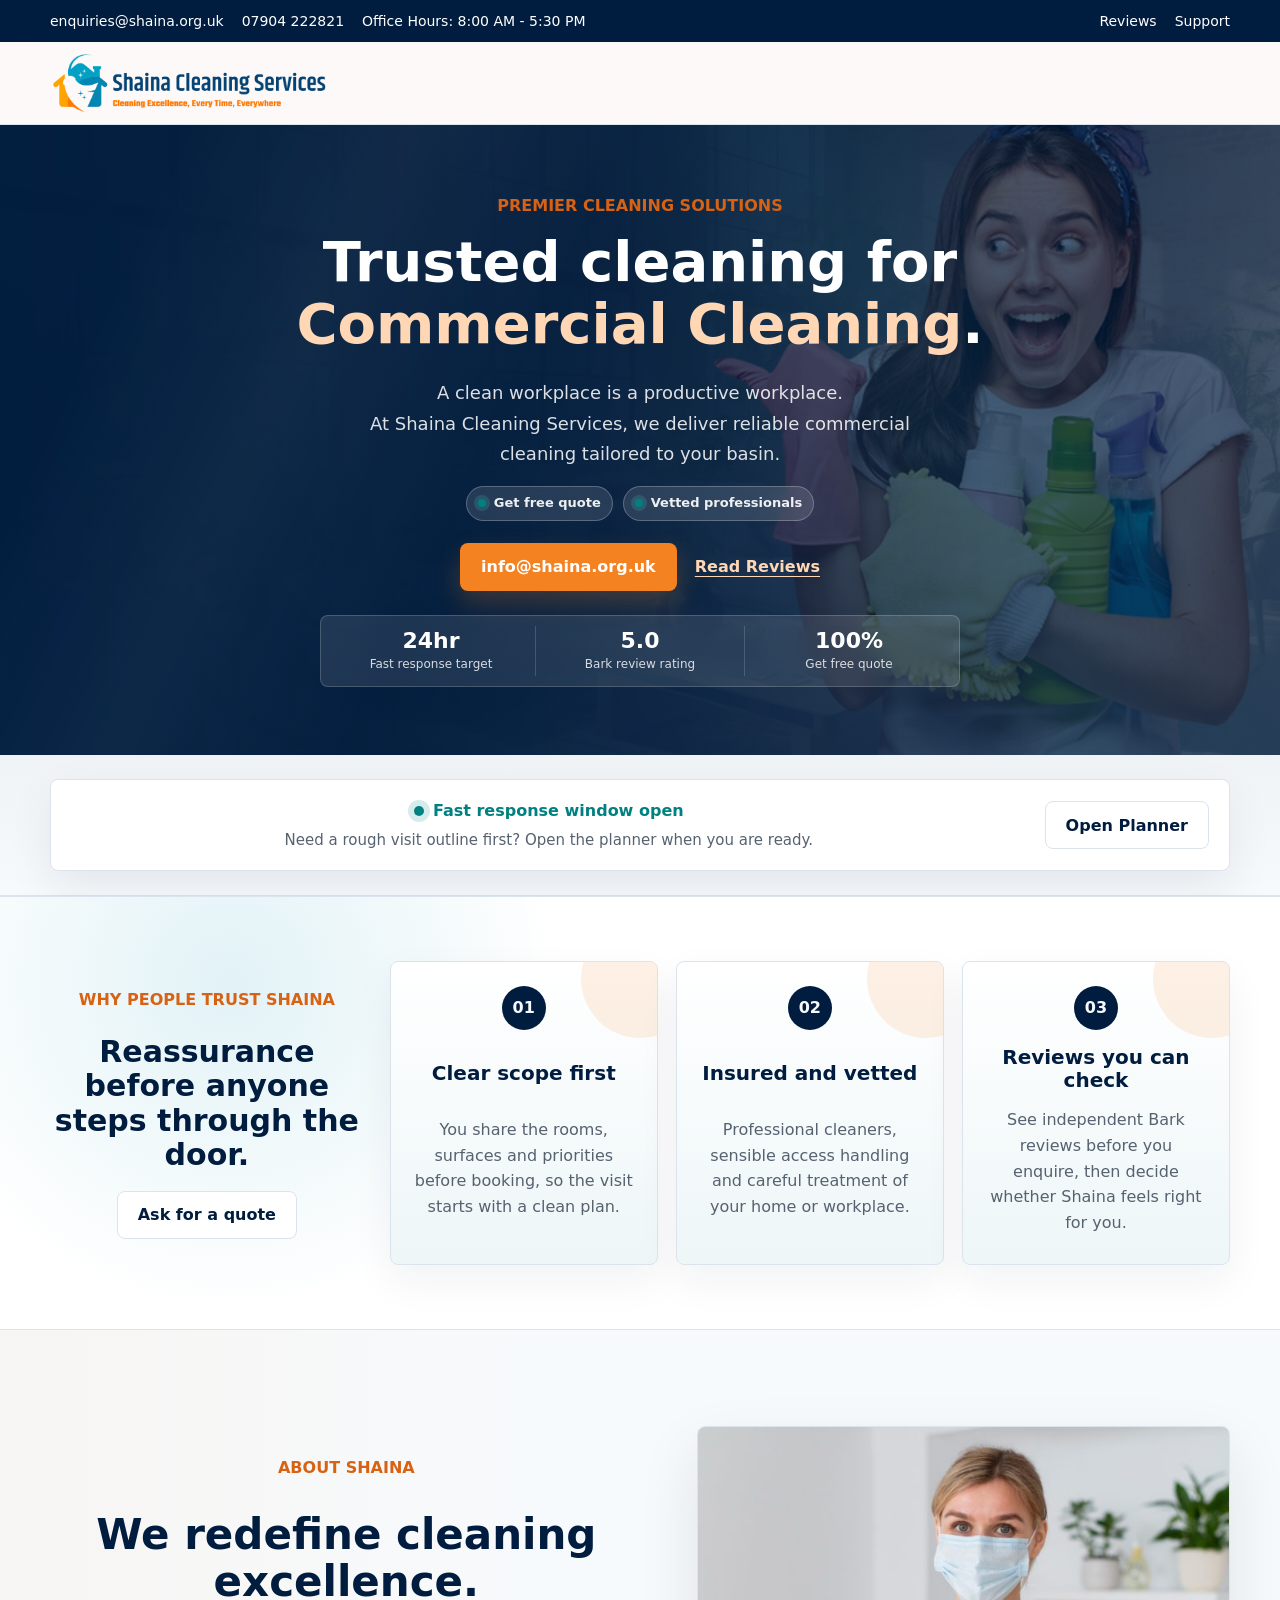
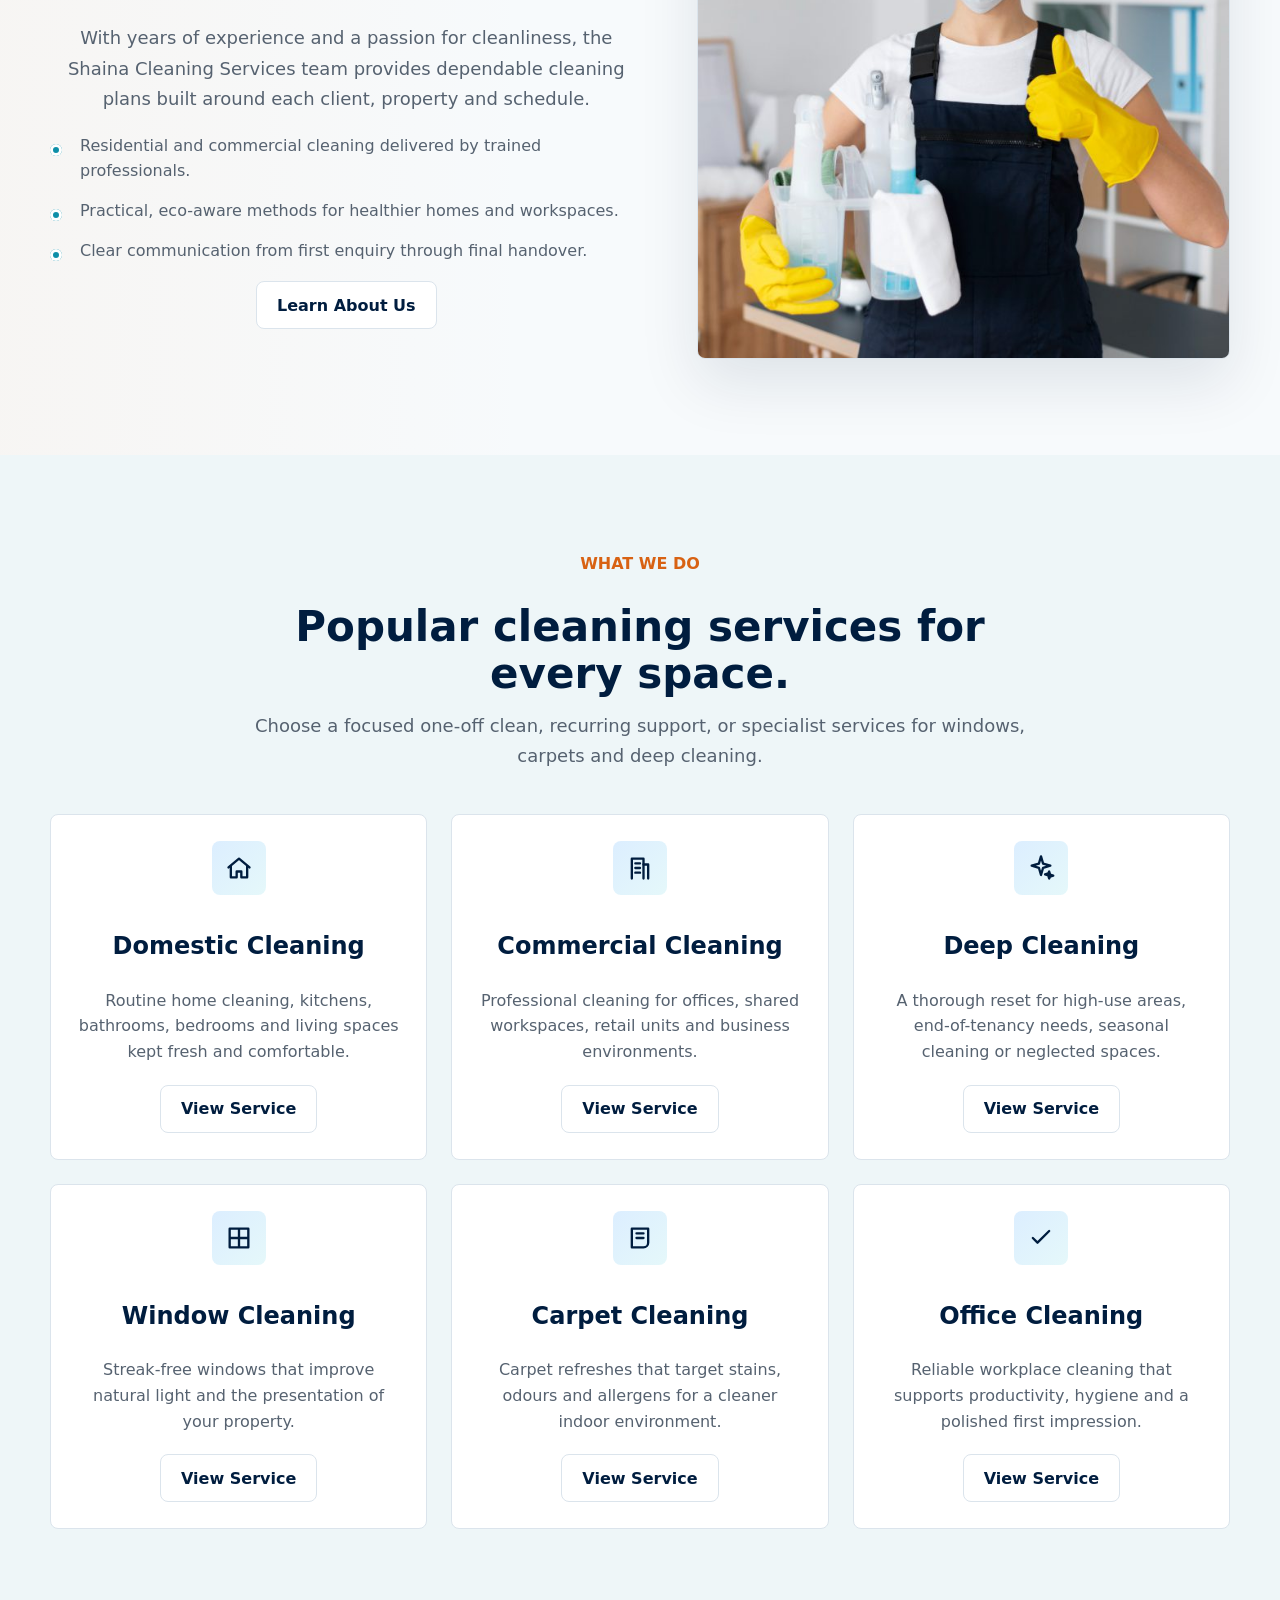
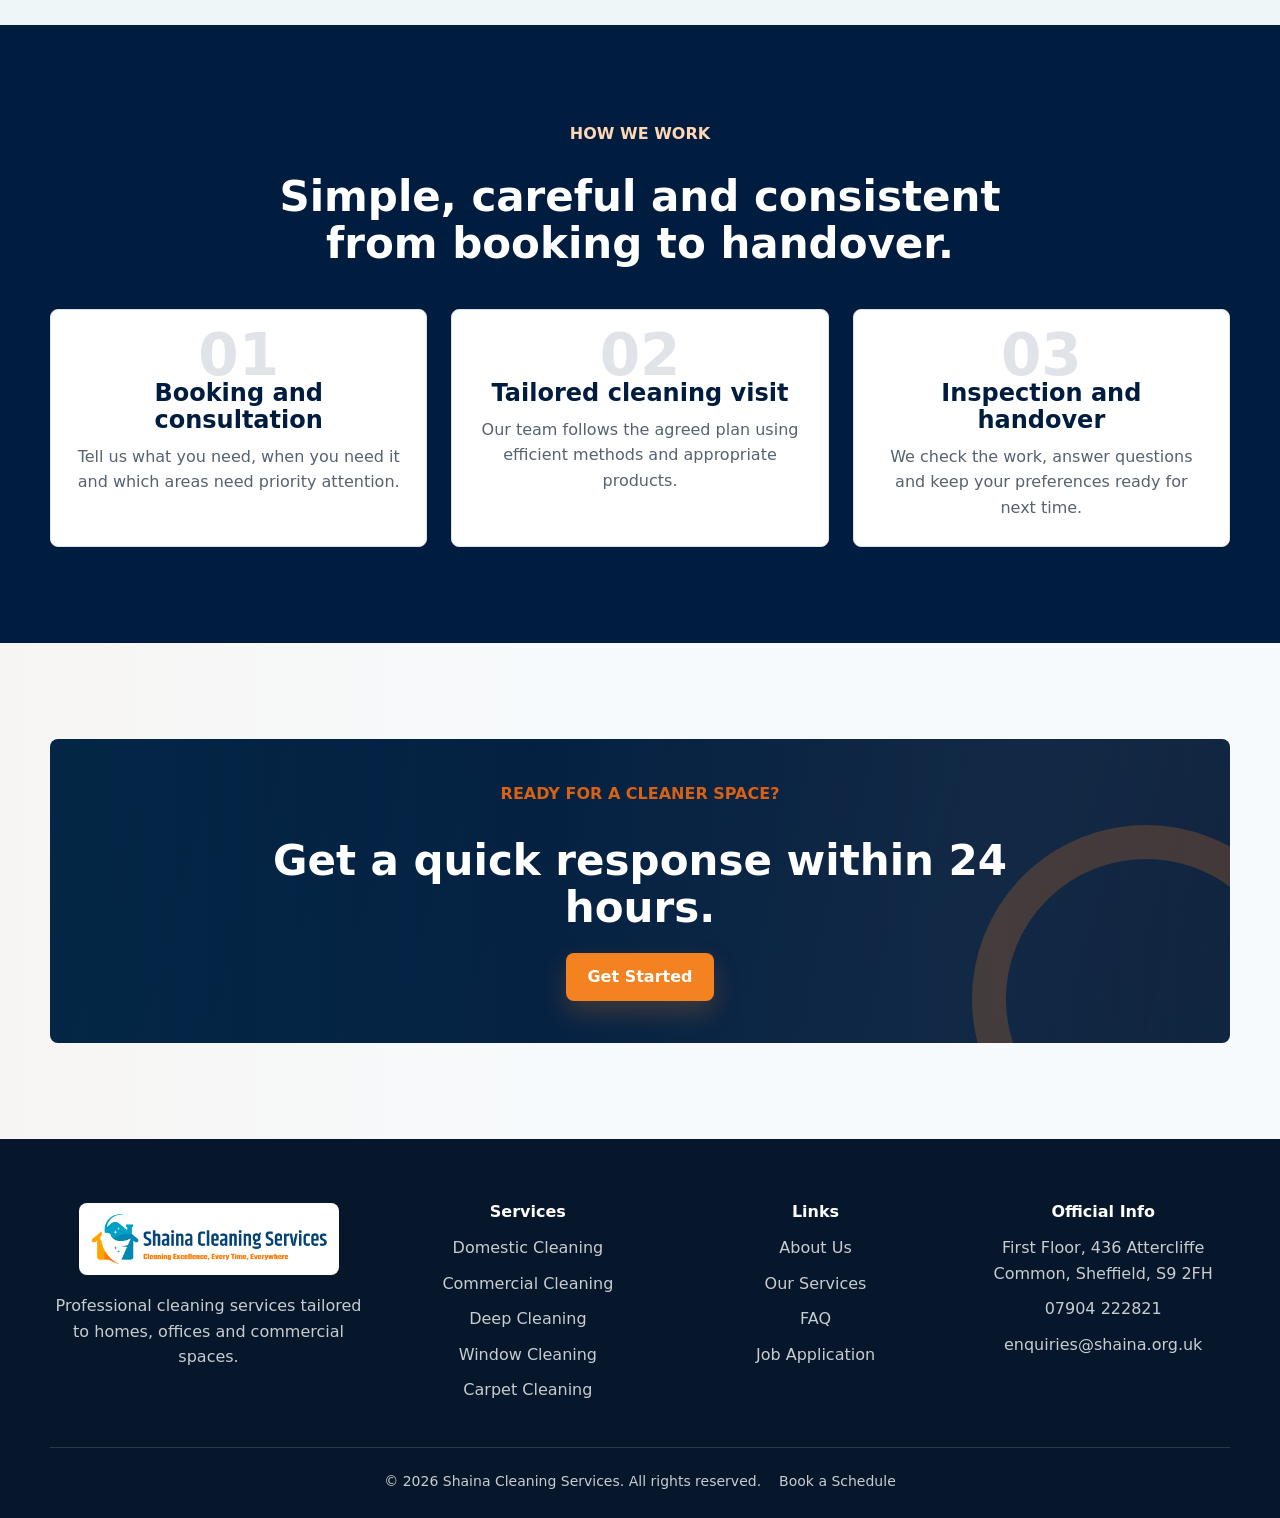
<file: index.html>
<!doctype html>
<html lang="en">
  <head>
    <meta charset="utf-8">
    <meta name="viewport" content="width=device-width, initial-scale=1">
    <title>Shaina Cleaning Services | Cleaning Excellence, Every Time</title>
    <meta name="description" content="Professional residential and commercial cleaning services in Sheffield, including domestic, deep, carpet, window and office cleaning.">
    <link rel="icon" href="assets/img/shaina-logo.png">
    <link rel="stylesheet" href="assets/css/styles.css?v=17">
  </head>
  <body>
    <a class="skip-link" href="#main">Skip to content</a>
    <div class="scroll-progress" data-scroll-progress aria-hidden="true"></div>

    <div class="site-topbar">
      <div class="container topbar-inner">
        <ul class="topbar-list" aria-label="Contact details">
          <li><a href="mailto:enquiries@shaina.org.uk">enquiries@shaina.org.uk</a></li>
          <li><a href="tel:+447904222821">07904 222821</a></li>
          <li>Office Hours: 8:00 AM - 5:30 PM</li>
        </ul>
        <ul class="topbar-list" aria-label="Helpful links">
          <li><a href="https://www.bark.com/en/gb/company/shaina-cleaning-service/klVMV/?show_reviews=true">Reviews</a></li>
          <li><a href="contact.html#booking">Support</a></li>
        </ul>
      </div>
    </div>

    <header class="site-header">
      <div class="container nav-shell">
        <a class="brand" href="index.html" aria-label="Shaina Cleaning Services home">
          <img src="assets/img/shaina-logo.png" width="1600" height="347" alt="Shaina Cleaning Services">
        </a>
      </div>
    </header>

    <main id="main">
      <section class="hero">
        <div class="hero-media" aria-hidden="true">
          <img src="assets/img/hero-cleaning.png" width="1000" height="667" alt="">
        </div>
        <div class="container">
          <div class="hero-content" data-reveal>
            <p class="eyebrow">Premier cleaning solutions</p>
            <h1>Trusted cleaning <span class="hero-for">for</span> <span class="rotating-line"><span class="rotating-word" data-rotating-word>Offices</span><span class="rotating-punctuation">.</span></span></h1>
            <p class="lead">A clean workplace is a productive workplace.<br>At Shaina Cleaning Services, we deliver reliable commercial cleaning tailored to your basin.</p>
            <div class="trust-chips" aria-label="Trust highlights">
              <span>Get free quote</span>
              <span>Vetted professionals</span>
              <span>Local Sheffield office</span>
            </div>
            <div class="hero-actions">
              <a class="button button-primary" href="mailto:info@shaina.org.uk">info@shaina.org.uk</a>
              <a class="button button-outline" href="https://www.bark.com/en/gb/company/shaina-cleaning-service/klVMV/?show_reviews=true">Read Reviews</a>
            </div>
            <div class="hero-metrics" aria-label="Shaina highlights">
              <div class="metric">
                <strong data-count-to="24" data-count-suffix="hr">24hr</strong>
                <span>Fast response target</span>
              </div>
              <div class="metric">
                <strong data-count-to="5" data-count-decimals="1">5.0</strong>
                <span>Bark review rating</span>
              </div>
              <div class="metric">
                <strong data-count-to="100" data-count-suffix="%">100%</strong>
                <span>Get free quote</span>
              </div>
            </div>
          </div>
        </div>
      </section>

      <section class="availability-strip" aria-label="Live availability">
        <div class="container">
          <div class="availability-card">
            <div class="availability-copy">
              <strong class="live-badge">Fast response window open</strong>
              <p>Need a rough visit outline first? Open the planner when you are ready.</p>
            </div>
            <button class="button button-secondary availability-action" type="button" data-planner-open>Open Planner</button>
          </div>
        </div>
      </section>

      <div class="planner-overlay" data-planner-overlay hidden></div>
      <aside class="planner-drawer" data-planner-panel hidden aria-label="Cleaning plan estimator" aria-modal="true" role="dialog">
        <div class="planner-drawer-header">
          <div>
            <p class="eyebrow">Planning drawer</p>
            <h2>Build your cleaning plan</h2>
          </div>
          <button class="planner-close" type="button" data-planner-close aria-label="Close planner"></button>
        </div>
        <p class="lead">Adjust the options and get an instant visit outline before sending a quote request.</p>
        <div class="planner-card" data-estimator>
          <div class="planner-form">
            <div class="planner-row">
              <label for="hero-plan-service">Service</label>
              <select id="hero-plan-service" data-plan-service>
                <option value="domestic">Domestic cleaning</option>
                <option value="commercial">Commercial cleaning</option>
                <option value="deep">Deep cleaning</option>
                <option value="carpet">Carpet cleaning</option>
                <option value="window">Window cleaning</option>
              </select>
            </div>
            <div class="planner-row">
              <label for="hero-plan-property">Property</label>
              <select id="hero-plan-property" data-plan-property>
                <option value="home">Home</option>
                <option value="office">Office</option>
                <option value="commercial">Commercial site</option>
              </select>
            </div>
            <div class="planner-row">
              <div class="range-line">
                <label for="hero-plan-rooms">Rooms or zones</label>
                <output data-plan-room-output for="hero-plan-rooms">4</output>
              </div>
              <input id="hero-plan-rooms" data-plan-rooms type="range" min="1" max="12" value="4">
            </div>
            <div class="planner-row">
              <label for="hero-plan-frequency">Frequency</label>
              <select id="hero-plan-frequency" data-plan-frequency>
                <option value="one-off">One-off</option>
                <option value="weekly">Weekly</option>
                <option value="fortnightly">Fortnightly</option>
                <option value="monthly">Monthly</option>
              </select>
            </div>
          </div>
          <div class="planner-output" data-plan-output>
            <strong data-plan-title>Domestic reset</strong>
            <span data-plan-time>4 hour visit</span>
            <span data-plan-team>1 cleaner recommended</span>
            <div class="planner-tags" data-plan-tags></div>
          </div>
        </div>
        <a class="button button-primary button-full" href="contact.html#booking">Use This Plan</a>
      </aside>

      <section class="section-tight confidence-band" aria-label="Service confidence">
        <div class="container confidence-grid">
          <div class="confidence-intro">
            <p class="eyebrow">Why people trust Shaina</p>
            <h2>Reassurance before anyone steps through the door.</h2>
            <a class="button button-secondary" href="contact.html#booking">Ask for a quote</a>
          </div>
          <article class="confidence-card">
            <span>01</span>
            <h3>Clear scope first</h3>
            <p>You share the rooms, surfaces and priorities before booking, so the visit starts with a clean plan.</p>
          </article>
          <article class="confidence-card">
            <span>02</span>
            <h3>Insured and vetted</h3>
            <p>Professional cleaners, sensible access handling and careful treatment of your home or workplace.</p>
          </article>
          <article class="confidence-card">
            <span>03</span>
            <h3>Reviews you can check</h3>
            <p>See independent Bark reviews before you enquire, then decide whether Shaina feels right for you.</p>
          </article>
        </div>
      </section>

      <section class="section">
        <div class="container split">
          <div class="stack" data-reveal>
            <p class="eyebrow">About Shaina</p>
            <h2>We redefine cleaning excellence.</h2>
            <p class="lead">With years of experience and a passion for cleanliness, the Shaina Cleaning Services team provides dependable cleaning plans built around each client, property and schedule.</p>
            <ul class="content-list">
              <li>Residential and commercial cleaning delivered by trained professionals.</li>
              <li>Practical, eco-aware methods for healthier homes and workspaces.</li>
              <li>Clear communication from first enquiry through final handover.</li>
            </ul>
            <div>
              <a class="button button-secondary" href="about.html">Learn About Us</a>
            </div>
          </div>
          <div class="media-frame" data-reveal>
            <img src="assets/img/office-cleaning.png" width="650" height="650" loading="lazy" alt="Professional cleaner preparing a bright office space">
          </div>
        </div>
      </section>

      <section class="section surface-muted" id="services">
        <div class="container">
          <div class="section-heading center" data-reveal>
            <p class="eyebrow">What we do</p>
            <h2>Popular cleaning services for every space.</h2>
            <p class="lead">Choose a focused one-off clean, recurring support, or specialist services for windows, carpets and deep cleaning.</p>
          </div>
          <div class="grid grid-3">
            <article class="card service-card" data-reveal>
              <span class="icon-tile" aria-hidden="true"><svg><use href="assets/img/icons.svg#icon-home"></use></svg></span>
              <h3>Domestic Cleaning</h3>
              <p>Routine home cleaning, kitchens, bathrooms, bedrooms and living spaces kept fresh and comfortable.</p>
              <a class="button button-secondary" href="services.html#domestic">View Service</a>
            </article>
            <article class="card service-card" data-reveal>
              <span class="icon-tile" aria-hidden="true"><svg><use href="assets/img/icons.svg#icon-office"></use></svg></span>
              <h3>Commercial Cleaning</h3>
              <p>Professional cleaning for offices, shared workspaces, retail units and business environments.</p>
              <a class="button button-secondary" href="services.html#commercial">View Service</a>
            </article>
            <article class="card service-card" data-reveal>
              <span class="icon-tile" aria-hidden="true"><svg><use href="assets/img/icons.svg#icon-spark"></use></svg></span>
              <h3>Deep Cleaning</h3>
              <p>A thorough reset for high-use areas, end-of-tenancy needs, seasonal cleaning or neglected spaces.</p>
              <a class="button button-secondary" href="services.html#deep">View Service</a>
            </article>
            <article class="card service-card" data-reveal>
              <span class="icon-tile" aria-hidden="true"><svg><use href="assets/img/icons.svg#icon-window"></use></svg></span>
              <h3>Window Cleaning</h3>
              <p>Streak-free windows that improve natural light and the presentation of your property.</p>
              <a class="button button-secondary" href="services.html#window">View Service</a>
            </article>
            <article class="card service-card" data-reveal>
              <span class="icon-tile" aria-hidden="true"><svg><use href="assets/img/icons.svg#icon-carpet"></use></svg></span>
              <h3>Carpet Cleaning</h3>
              <p>Carpet refreshes that target stains, odours and allergens for a cleaner indoor environment.</p>
              <a class="button button-secondary" href="services.html#carpet">View Service</a>
            </article>
            <article class="card service-card" data-reveal>
              <span class="icon-tile" aria-hidden="true"><svg><use href="assets/img/icons.svg#icon-check"></use></svg></span>
              <h3>Office Cleaning</h3>
              <p>Reliable workplace cleaning that supports productivity, hygiene and a polished first impression.</p>
              <a class="button button-secondary" href="services.html#office">View Service</a>
            </article>
          </div>
        </div>
      </section>

      <section class="section surface-navy">
        <div class="container">
          <div class="section-heading" data-reveal>
            <p class="eyebrow">How we work</p>
            <h2>Simple, careful and consistent from booking to handover.</h2>
          </div>
          <div class="grid grid-3 steps">
            <article class="card step" data-reveal>
              <h3>Booking and consultation</h3>
              <p>Tell us what you need, when you need it and which areas need priority attention.</p>
            </article>
            <article class="card step" data-reveal>
              <h3>Tailored cleaning visit</h3>
              <p>Our team follows the agreed plan using efficient methods and appropriate products.</p>
            </article>
            <article class="card step" data-reveal>
              <h3>Inspection and handover</h3>
              <p>We check the work, answer questions and keep your preferences ready for next time.</p>
            </article>
          </div>
        </div>
      </section>

      <section class="section">
        <div class="container">
          <div class="cta-strip" data-reveal>
            <div class="cta-content">
              <div class="stack">
                <p class="eyebrow">Ready for a cleaner space?</p>
                <h2>Get a quick response within 24 hours.</h2>
              </div>
              <a class="button button-primary" href="contact.html#booking">Get Started</a>
            </div>
          </div>
        </div>
      </section>
    </main>

    <footer class="site-footer">
      <div class="container">
        <div class="footer-grid">
          <div>
            <img class="footer-logo" src="assets/img/shaina-logo.png" width="1600" height="347" loading="lazy" alt="Shaina Cleaning Services">
            <p>Professional cleaning services tailored to homes, offices and commercial spaces.</p>
          </div>
          <div>
            <h2 class="footer-title">Services</h2>
            <ul class="footer-list">
              <li><a href="services.html#domestic">Domestic Cleaning</a></li>
              <li><a href="services.html#commercial">Commercial Cleaning</a></li>
              <li><a href="services.html#deep">Deep Cleaning</a></li>
              <li><a href="services.html#window">Window Cleaning</a></li>
              <li><a href="services.html#carpet">Carpet Cleaning</a></li>
            </ul>
          </div>
          <div>
            <h2 class="footer-title">Links</h2>
            <ul class="footer-list">
              <li><a href="about.html">About Us</a></li>
              <li><a href="services.html">Our Services</a></li>
              <li><a href="faq.html">FAQ</a></li>
              <li><a href="job-application.html">Job Application</a></li>
            </ul>
          </div>
          <div>
            <h2 class="footer-title">Official Info</h2>
            <ul class="footer-list">
              <li>First Floor, 436 Attercliffe Common, Sheffield, S9 2FH</li>
              <li><a href="tel:+447904222821">07904 222821</a></li>
              <li><a href="mailto:enquiries@shaina.org.uk">enquiries@shaina.org.uk</a></li>
            </ul>
          </div>
        </div>
        <div class="footer-bottom">
          <span>&copy; 2026 Shaina Cleaning Services. All rights reserved.</span>
          <a href="contact.html#booking">Book a Schedule</a>
        </div>
      </div>
    </footer>

    <script src="assets/js/main.js?v=12" defer></script>
  </body>
</html>
</file>
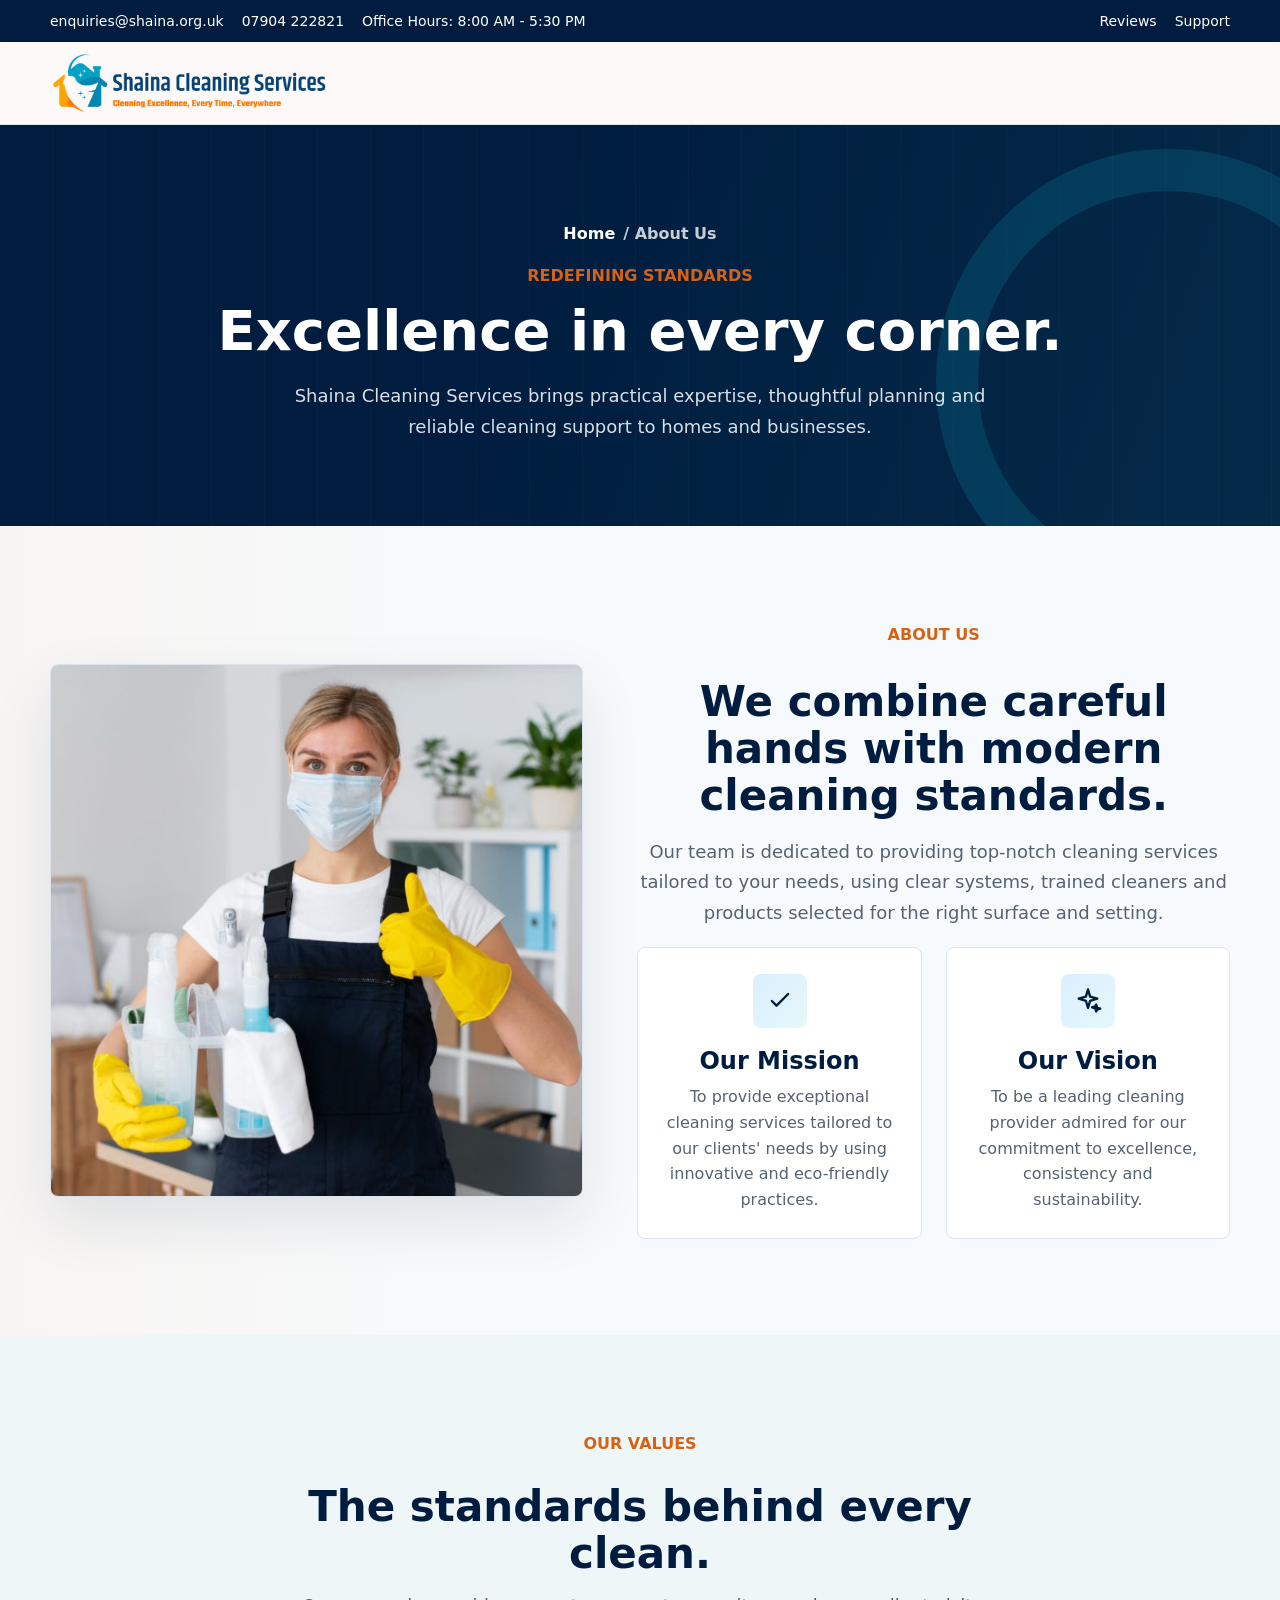
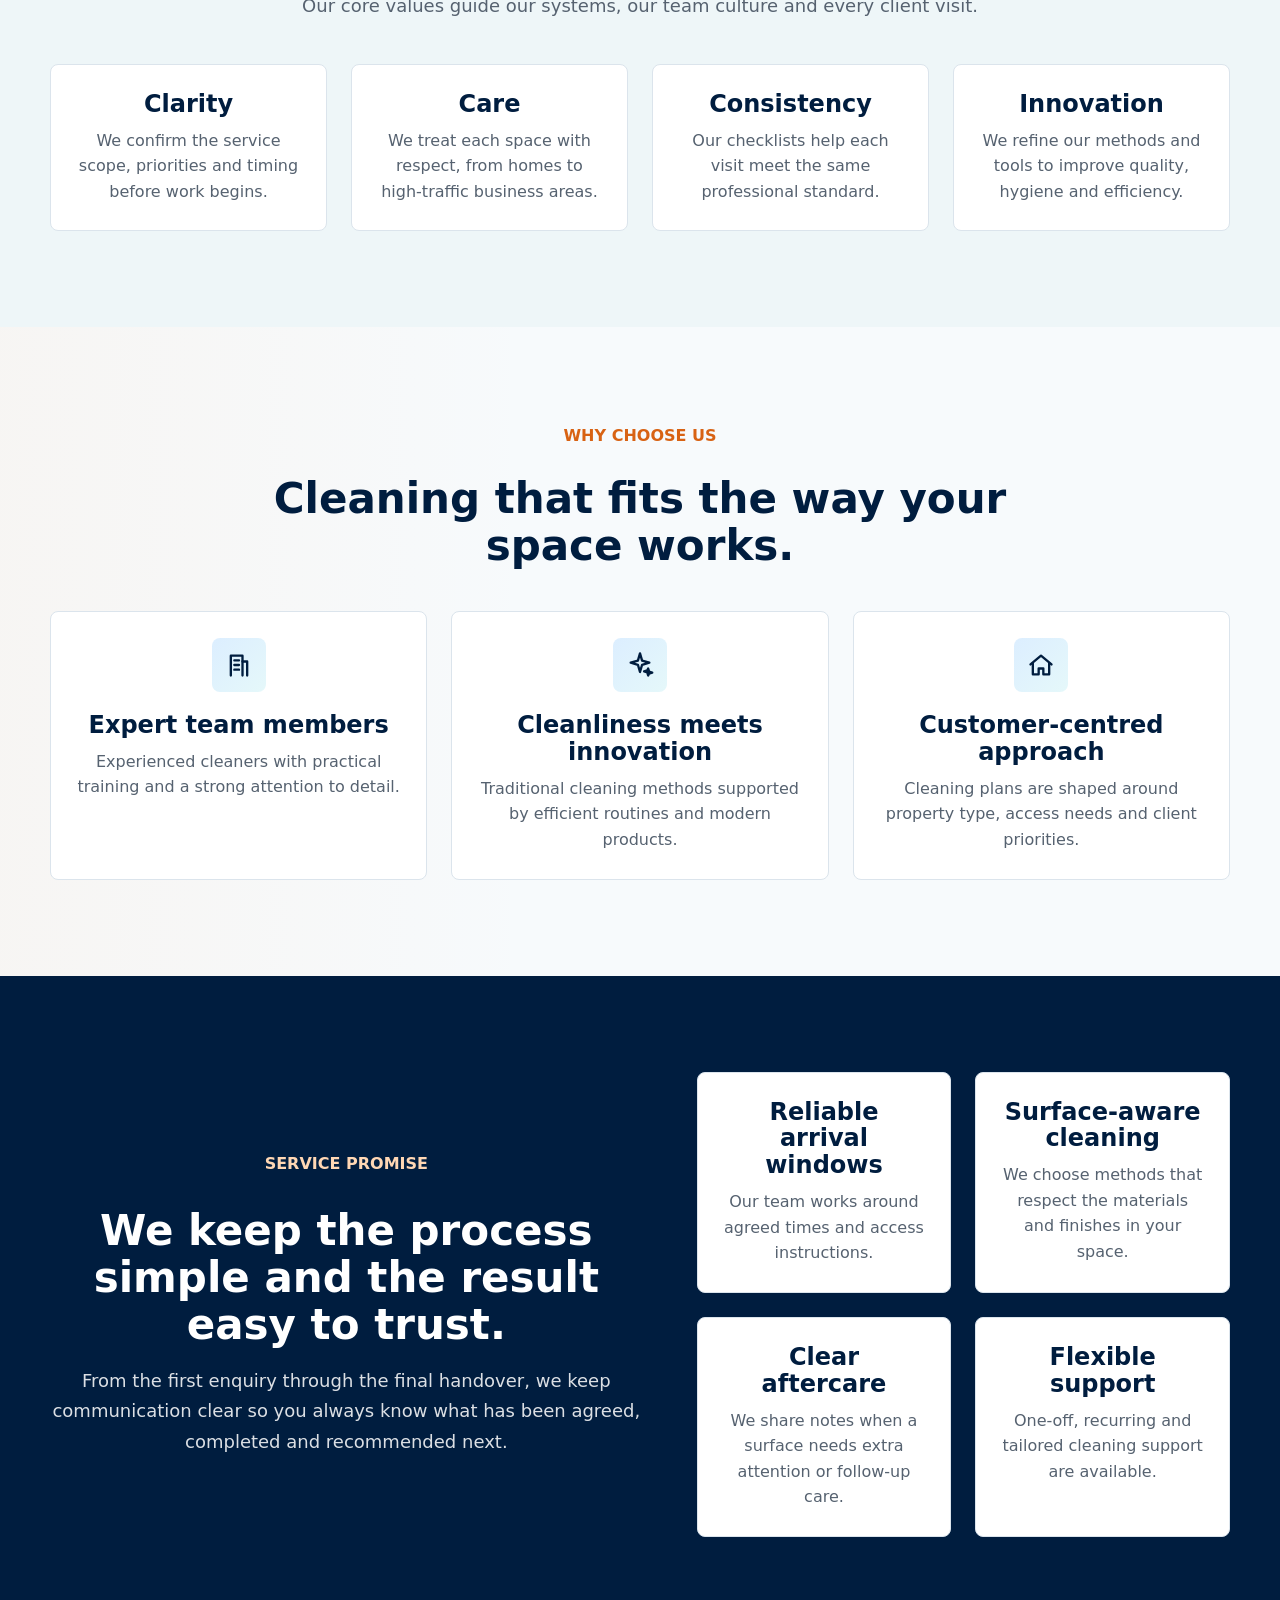
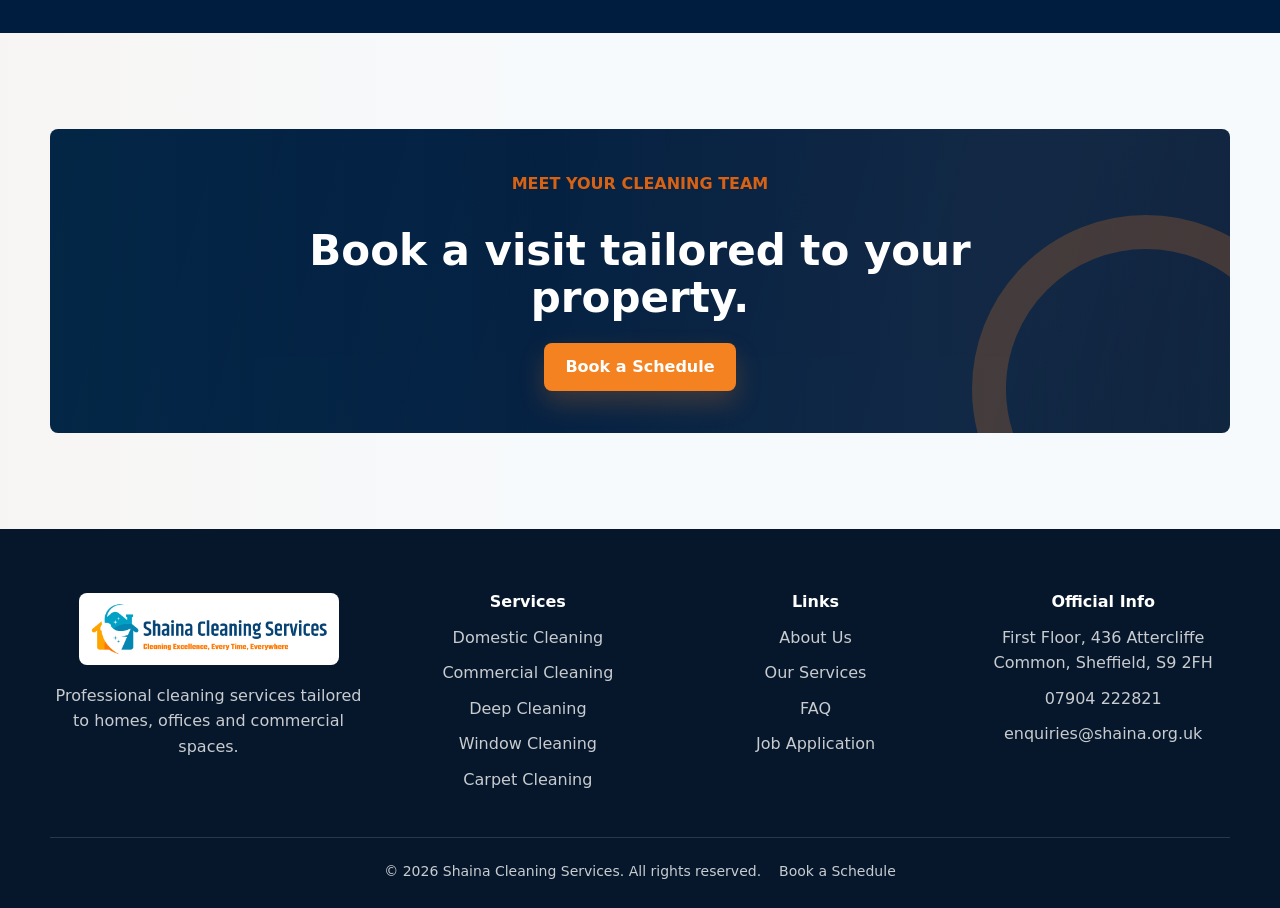
<file: about.html>
<!doctype html>
<html lang="en">
  <head>
    <meta charset="utf-8">
    <meta name="viewport" content="width=device-width, initial-scale=1">
    <title>About Us | Shaina Cleaning Services</title>
    <meta name="description" content="Learn about Shaina Cleaning Services, our mission, vision, values and commitment to cleaning excellence.">
    <link rel="icon" href="assets/img/shaina-logo.png">
    <link rel="stylesheet" href="assets/css/styles.css?v=17">
  </head>
  <body>
    <a class="skip-link" href="#main">Skip to content</a>
    <div class="scroll-progress" data-scroll-progress aria-hidden="true"></div>

    <div class="site-topbar">
      <div class="container topbar-inner">
        <ul class="topbar-list" aria-label="Contact details">
          <li><a href="mailto:enquiries@shaina.org.uk">enquiries@shaina.org.uk</a></li>
          <li><a href="tel:+447904222821">07904 222821</a></li>
          <li>Office Hours: 8:00 AM - 5:30 PM</li>
        </ul>
        <ul class="topbar-list" aria-label="Helpful links">
          <li><a href="https://www.bark.com/en/gb/company/shaina-cleaning-service/klVMV/?show_reviews=true">Reviews</a></li>
          <li><a href="contact.html#booking">Support</a></li>
        </ul>
      </div>
    </div>

    <header class="site-header">
      <div class="container nav-shell">
        <a class="brand" href="index.html" aria-label="Shaina Cleaning Services home">
          <img src="assets/img/shaina-logo.png" width="1600" height="347" alt="Shaina Cleaning Services">
        </a>
      </div>
    </header>

    <main id="main">
      <section class="page-hero">
        <div class="container" data-reveal>
          <p class="crumbs"><a href="index.html">Home</a> / About Us</p>
          <p class="eyebrow">Redefining standards</p>
          <h1>Excellence in every corner.</h1>
          <p class="lead">Shaina Cleaning Services brings practical expertise, thoughtful planning and reliable cleaning support to homes and businesses.</p>
        </div>
      </section>

      <section class="section">
        <div class="container split reverse">
          <div class="media-frame" data-reveal>
            <img src="assets/img/office-cleaning.png" width="650" height="650" loading="lazy" alt="Cleaner in a modern office environment">
          </div>
          <div class="stack" data-reveal>
            <p class="eyebrow">About us</p>
            <h2>We combine careful hands with modern cleaning standards.</h2>
            <p class="lead">Our team is dedicated to providing top-notch cleaning services tailored to your needs, using clear systems, trained cleaners and products selected for the right surface and setting.</p>
            <div class="grid grid-2">
              <article class="card">
                <span class="icon-tile" aria-hidden="true"><svg><use href="assets/img/icons.svg#icon-check"></use></svg></span>
                <h3>Our Mission</h3>
                <p>To provide exceptional cleaning services tailored to our clients' needs by using innovative and eco-friendly practices.</p>
              </article>
              <article class="card">
                <span class="icon-tile" aria-hidden="true"><svg><use href="assets/img/icons.svg#icon-spark"></use></svg></span>
                <h3>Our Vision</h3>
                <p>To be a leading cleaning provider admired for our commitment to excellence, consistency and sustainability.</p>
              </article>
            </div>
          </div>
        </div>
      </section>

      <section class="section surface-muted" id="our-values">
        <div class="container">
          <div class="section-heading center" data-reveal>
            <p class="eyebrow">Our values</p>
            <h2>The standards behind every clean.</h2>
            <p class="lead">Our core values guide our systems, our team culture and every client visit.</p>
          </div>
          <div class="grid grid-4">
            <article class="card" data-reveal>
              <h3>Clarity</h3>
              <p>We confirm the service scope, priorities and timing before work begins.</p>
            </article>
            <article class="card" data-reveal>
              <h3>Care</h3>
              <p>We treat each space with respect, from homes to high-traffic business areas.</p>
            </article>
            <article class="card" data-reveal>
              <h3>Consistency</h3>
              <p>Our checklists help each visit meet the same professional standard.</p>
            </article>
            <article class="card" data-reveal>
              <h3>Innovation</h3>
              <p>We refine our methods and tools to improve quality, hygiene and efficiency.</p>
            </article>
          </div>
        </div>
      </section>

      <section class="section">
        <div class="container">
          <div class="section-heading" data-reveal>
            <p class="eyebrow">Why choose us</p>
            <h2>Cleaning that fits the way your space works.</h2>
          </div>
          <div class="grid grid-3">
            <article class="card" data-reveal>
              <span class="icon-tile" aria-hidden="true"><svg><use href="assets/img/icons.svg#icon-office"></use></svg></span>
              <h3>Expert team members</h3>
              <p>Experienced cleaners with practical training and a strong attention to detail.</p>
            </article>
            <article class="card" data-reveal>
              <span class="icon-tile" aria-hidden="true"><svg><use href="assets/img/icons.svg#icon-spark"></use></svg></span>
              <h3>Cleanliness meets innovation</h3>
              <p>Traditional cleaning methods supported by efficient routines and modern products.</p>
            </article>
            <article class="card" data-reveal>
              <span class="icon-tile" aria-hidden="true"><svg><use href="assets/img/icons.svg#icon-home"></use></svg></span>
              <h3>Customer-centred approach</h3>
              <p>Cleaning plans are shaped around property type, access needs and client priorities.</p>
            </article>
          </div>
        </div>
      </section>

      <section class="section surface-navy">
        <div class="container split">
          <div class="stack" data-reveal>
            <p class="eyebrow">Service promise</p>
            <h2>We keep the process simple and the result easy to trust.</h2>
            <p class="lead">From the first enquiry through the final handover, we keep communication clear so you always know what has been agreed, completed and recommended next.</p>
          </div>
          <div class="grid grid-2">
            <article class="card" data-reveal>
              <h3>Reliable arrival windows</h3>
              <p>Our team works around agreed times and access instructions.</p>
            </article>
            <article class="card" data-reveal>
              <h3>Surface-aware cleaning</h3>
              <p>We choose methods that respect the materials and finishes in your space.</p>
            </article>
            <article class="card" data-reveal>
              <h3>Clear aftercare</h3>
              <p>We share notes when a surface needs extra attention or follow-up care.</p>
            </article>
            <article class="card" data-reveal>
              <h3>Flexible support</h3>
              <p>One-off, recurring and tailored cleaning support are available.</p>
            </article>
          </div>
        </div>
      </section>

      <section class="section">
        <div class="container">
          <div class="cta-strip" data-reveal>
            <div class="cta-content">
              <div class="stack">
                <p class="eyebrow">Meet your cleaning team</p>
                <h2>Book a visit tailored to your property.</h2>
              </div>
              <a class="button button-primary" href="contact.html#booking">Book a Schedule</a>
            </div>
          </div>
        </div>
      </section>
    </main>

    <footer class="site-footer">
      <div class="container">
        <div class="footer-grid">
          <div>
            <img class="footer-logo" src="assets/img/shaina-logo.png" width="1600" height="347" loading="lazy" alt="Shaina Cleaning Services">
            <p>Professional cleaning services tailored to homes, offices and commercial spaces.</p>
          </div>
          <div>
            <h2 class="footer-title">Services</h2>
            <ul class="footer-list">
              <li><a href="services.html#domestic">Domestic Cleaning</a></li>
              <li><a href="services.html#commercial">Commercial Cleaning</a></li>
              <li><a href="services.html#deep">Deep Cleaning</a></li>
              <li><a href="services.html#window">Window Cleaning</a></li>
              <li><a href="services.html#carpet">Carpet Cleaning</a></li>
            </ul>
          </div>
          <div>
            <h2 class="footer-title">Links</h2>
            <ul class="footer-list">
              <li><a href="about.html">About Us</a></li>
              <li><a href="services.html">Our Services</a></li>
              <li><a href="faq.html">FAQ</a></li>
              <li><a href="job-application.html">Job Application</a></li>
            </ul>
          </div>
          <div>
            <h2 class="footer-title">Official Info</h2>
            <ul class="footer-list">
              <li>First Floor, 436 Attercliffe Common, Sheffield, S9 2FH</li>
              <li><a href="tel:+447904222821">07904 222821</a></li>
              <li><a href="mailto:enquiries@shaina.org.uk">enquiries@shaina.org.uk</a></li>
            </ul>
          </div>
        </div>
        <div class="footer-bottom">
          <span>&copy; 2026 Shaina Cleaning Services. All rights reserved.</span>
          <a href="contact.html#booking">Book a Schedule</a>
        </div>
      </div>
    </footer>

    <script src="assets/js/main.js?v=12" defer></script>
  </body>
</html>
</file>
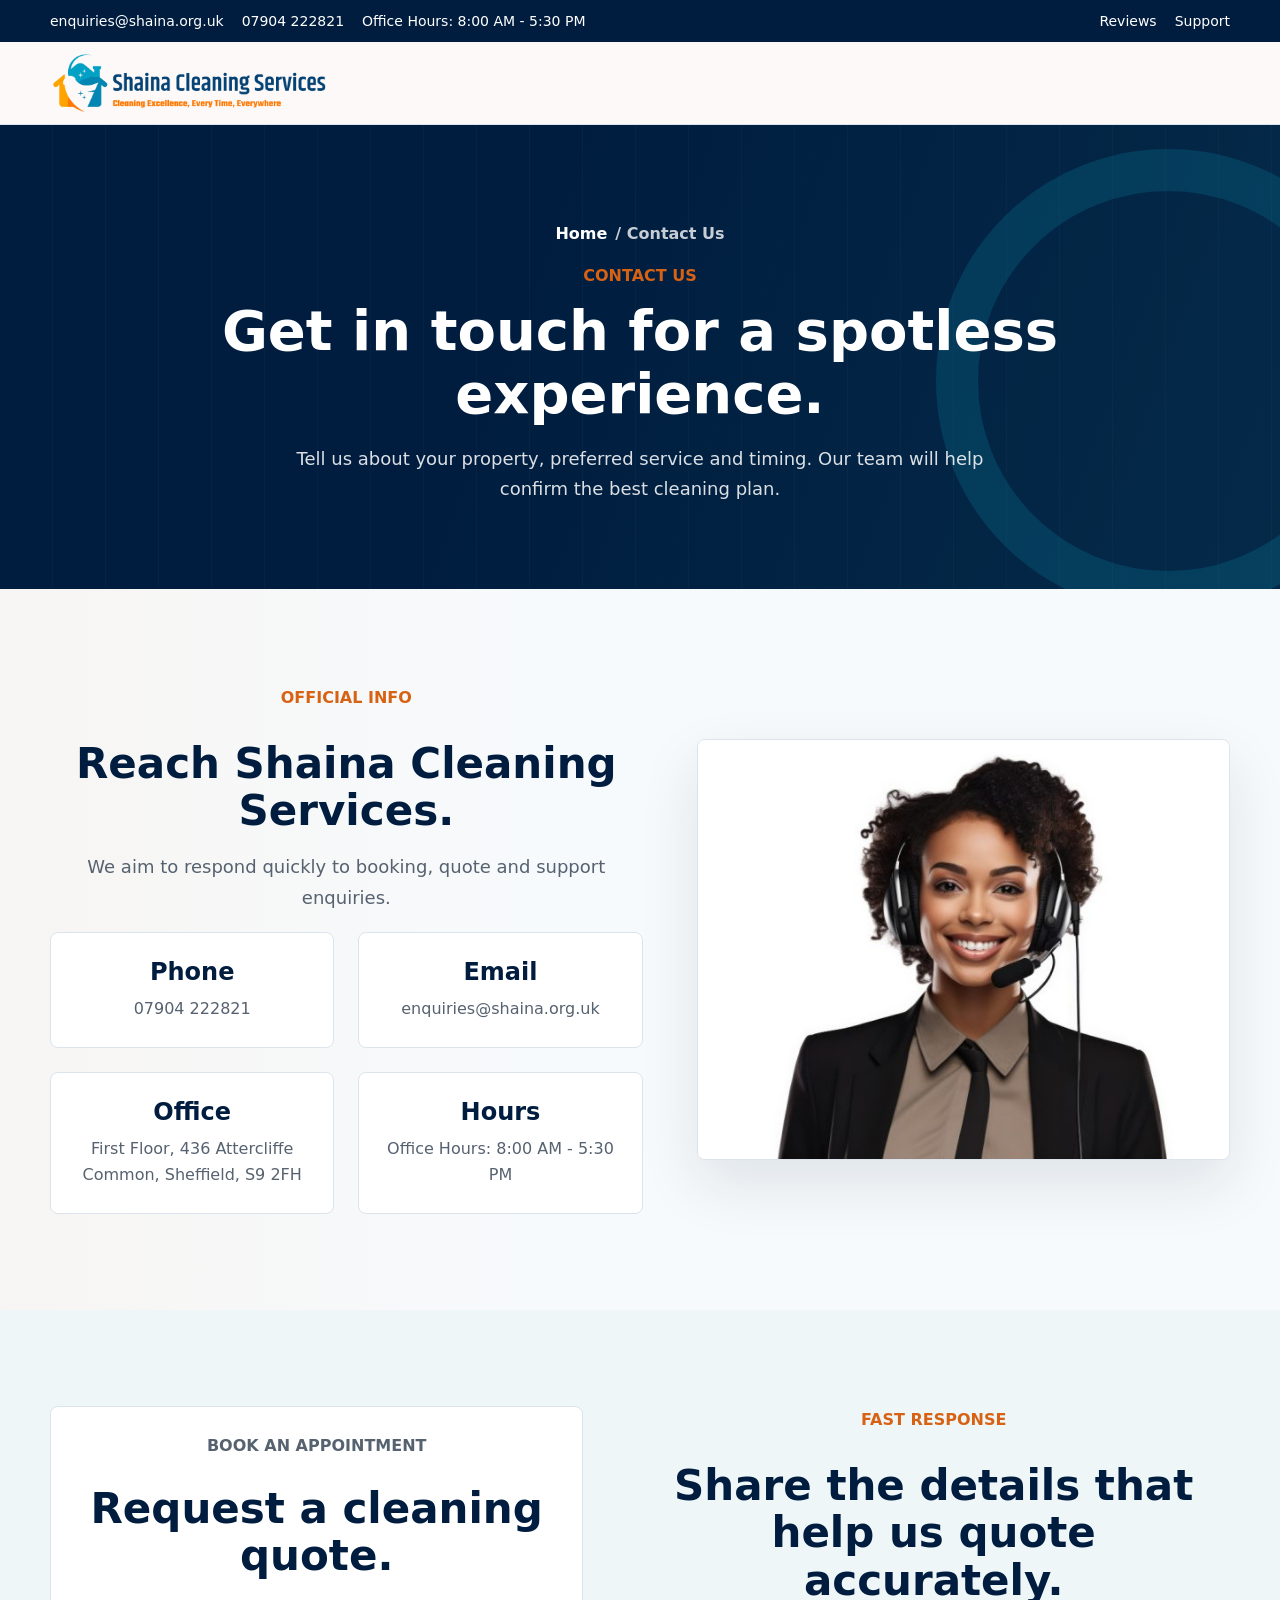
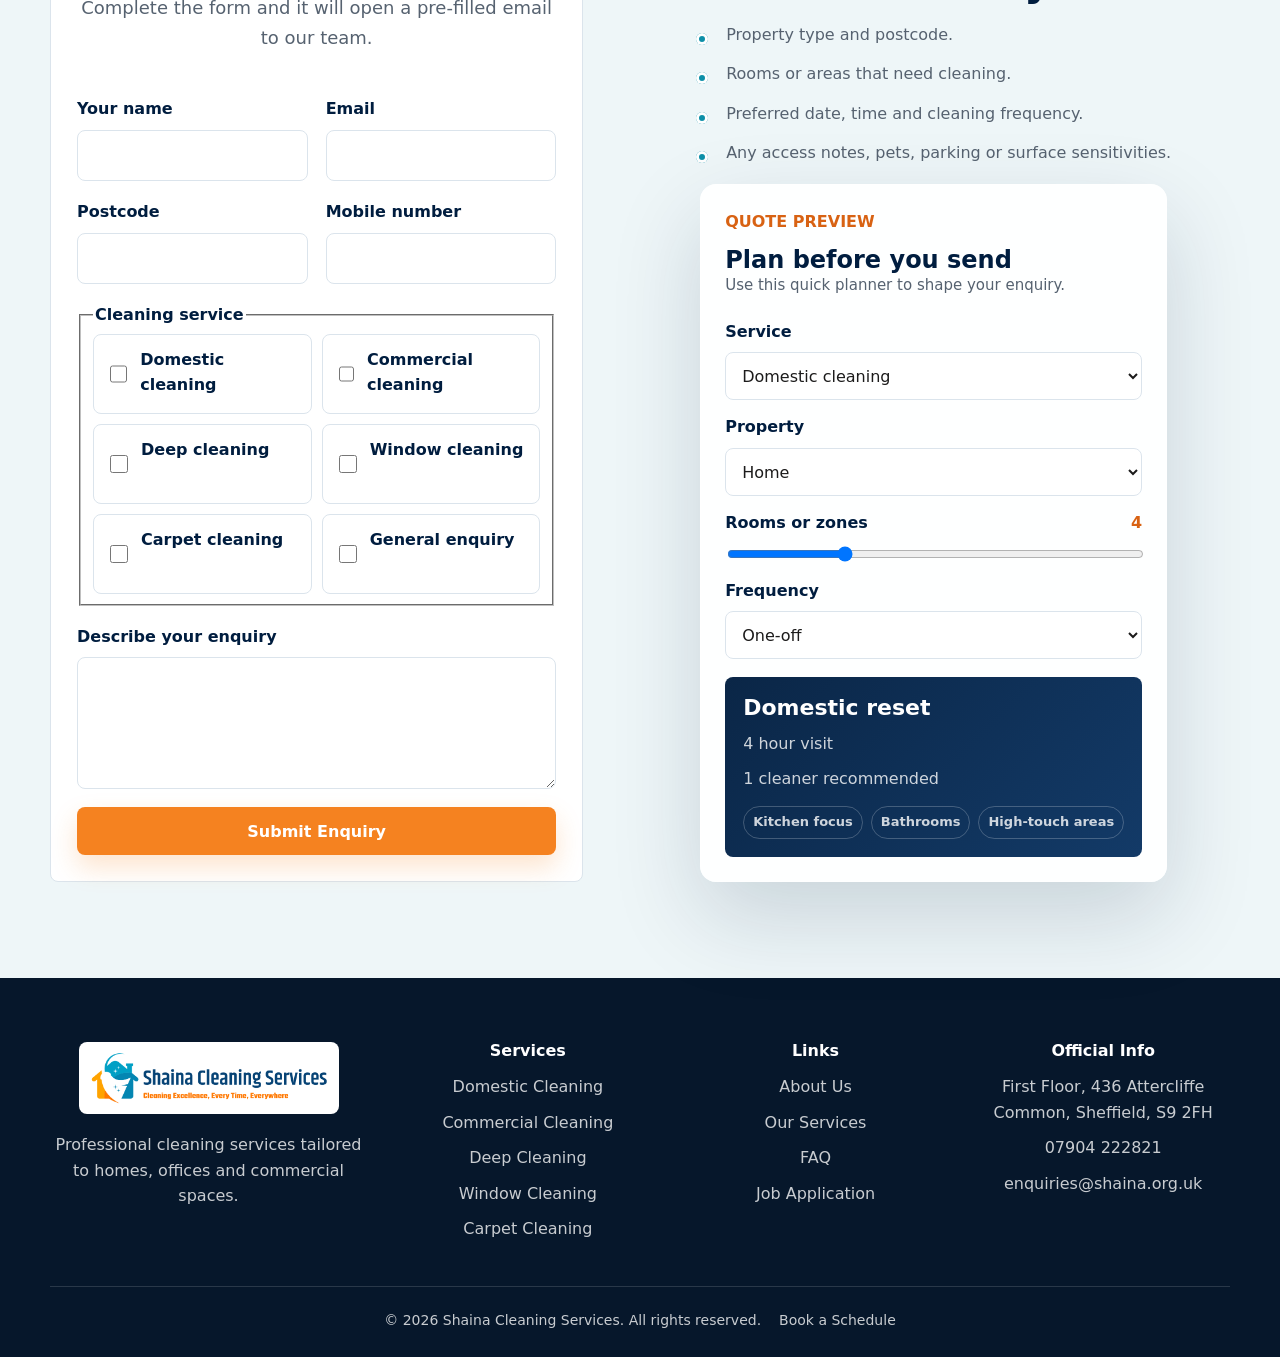
<file: contact.html>
<!doctype html>
<html lang="en">
  <head>
    <meta charset="utf-8">
    <meta name="viewport" content="width=device-width, initial-scale=1">
    <title>Contact Us | Shaina Cleaning Services</title>
    <meta name="description" content="Contact Shaina Cleaning Services to book a cleaning appointment or request a professional cleaning quote.">
    <link rel="icon" href="assets/img/shaina-logo.png">
    <link rel="stylesheet" href="assets/css/styles.css?v=17">
  </head>
  <body>
    <a class="skip-link" href="#main">Skip to content</a>
    <div class="scroll-progress" data-scroll-progress aria-hidden="true"></div>

    <div class="site-topbar">
      <div class="container topbar-inner">
        <ul class="topbar-list" aria-label="Contact details">
          <li><a href="mailto:enquiries@shaina.org.uk">enquiries@shaina.org.uk</a></li>
          <li><a href="tel:+447904222821">07904 222821</a></li>
          <li>Office Hours: 8:00 AM - 5:30 PM</li>
        </ul>
        <ul class="topbar-list" aria-label="Helpful links">
          <li><a href="https://www.bark.com/en/gb/company/shaina-cleaning-service/klVMV/?show_reviews=true">Reviews</a></li>
          <li><a href="#booking">Support</a></li>
        </ul>
      </div>
    </div>

    <header class="site-header">
      <div class="container nav-shell">
        <a class="brand" href="index.html" aria-label="Shaina Cleaning Services home">
          <img src="assets/img/shaina-logo.png" width="1600" height="347" alt="Shaina Cleaning Services">
        </a>
      </div>
    </header>

    <main id="main">
      <section class="page-hero">
        <div class="container" data-reveal>
          <p class="crumbs"><a href="index.html">Home</a> / Contact Us</p>
          <p class="eyebrow">Contact us</p>
          <h1>Get in touch for a spotless experience.</h1>
          <p class="lead">Tell us about your property, preferred service and timing. Our team will help confirm the best cleaning plan.</p>
        </div>
      </section>

      <section class="section">
        <div class="container split">
          <div class="stack" data-reveal>
            <p class="eyebrow">Official info</p>
            <h2>Reach Shaina Cleaning Services.</h2>
            <p class="lead">We aim to respond quickly to booking, quote and support enquiries.</p>
            <div class="grid grid-2">
              <article class="card contact-card">
                <h3>Phone</h3>
                <p><a href="tel:+447904222821">07904 222821</a></p>
              </article>
              <article class="card contact-card">
                <h3>Email</h3>
                <p><a href="mailto:enquiries@shaina.org.uk">enquiries@shaina.org.uk</a></p>
              </article>
              <article class="card contact-card">
                <h3>Office</h3>
                <p>First Floor, 436 Attercliffe Common, Sheffield, S9 2FH</p>
              </article>
              <article class="card contact-card">
                <h3>Hours</h3>
                <p>Office Hours: 8:00 AM - 5:30 PM</p>
              </article>
            </div>
          </div>
          <div class="media-frame" data-reveal>
            <img src="assets/img/contact-cleaning.png" width="600" height="473" loading="lazy" alt="Professional cleaner preparing supplies">
          </div>
        </div>
      </section>

      <section class="section surface-muted" id="booking">
        <div class="container split reverse">
          <div class="card" data-reveal>
            <div class="section-heading">
              <p class="eyebrow">Book an appointment</p>
              <h2>Request a cleaning quote.</h2>
              <p class="lead">Complete the form and it will open a pre-filled email to our team.</p>
            </div>
            <form class="form-shell" data-enhanced-form data-mailto="enquiries@shaina.org.uk" data-subject="Cleaning booking request - Shaina Cleaning Services" novalidate>
              <div class="form-grid">
                <div class="field">
                  <label for="name">Your name</label>
                  <input id="name" name="name" autocomplete="name" required>
                </div>
                <div class="field">
                  <label for="email">Email</label>
                  <input id="email" name="email" type="email" autocomplete="email" required>
                </div>
                <div class="field">
                  <label for="postcode">Postcode</label>
                  <input id="postcode" name="postcode" autocomplete="postal-code" required>
                </div>
                <div class="field">
                  <label for="mobile">Mobile number</label>
                  <input id="mobile" name="mobile" type="tel" autocomplete="tel" required>
                </div>
                <fieldset class="field field-full" data-required-checkbox>
                  <legend class="fieldset-title">Cleaning service</legend>
                  <div class="choice-grid">
                    <label class="choice"><input type="checkbox" name="cleaning-service" value="Domestic cleaning">Domestic cleaning</label>
                    <label class="choice"><input type="checkbox" name="cleaning-service" value="Commercial cleaning">Commercial cleaning</label>
                    <label class="choice"><input type="checkbox" name="cleaning-service" value="Deep cleaning">Deep cleaning</label>
                    <label class="choice"><input type="checkbox" name="cleaning-service" value="Window cleaning">Window cleaning</label>
                    <label class="choice"><input type="checkbox" name="cleaning-service" value="Carpet cleaning">Carpet cleaning</label>
                    <label class="choice"><input type="checkbox" name="cleaning-service" value="General enquiry">General enquiry</label>
                  </div>
                </fieldset>
                <div class="field field-full">
                  <label for="message">Describe your enquiry</label>
                  <textarea id="message" name="message" required></textarea>
                </div>
              </div>
              <div class="form-message" data-form-message role="status" aria-live="polite"></div>
              <button class="button button-primary button-full" type="submit">Submit Enquiry</button>
            </form>
          </div>
          <div class="stack" data-reveal>
            <p class="eyebrow">Fast response</p>
            <h2>Share the details that help us quote accurately.</h2>
            <ul class="content-list">
              <li>Property type and postcode.</li>
              <li>Rooms or areas that need cleaning.</li>
              <li>Preferred date, time and cleaning frequency.</li>
              <li>Any access notes, pets, parking or surface sensitivities.</li>
            </ul>
            <aside class="planner-card" data-estimator aria-label="Quote planning preview">
              <p class="eyebrow">Quote preview</p>
              <h3>Plan before you send</h3>
              <p class="lead">Use this quick planner to shape your enquiry.</p>
              <div class="planner-form">
                <div class="planner-row">
                  <label for="contact-plan-service">Service</label>
                  <select id="contact-plan-service" data-plan-service>
                    <option value="domestic">Domestic cleaning</option>
                    <option value="commercial">Commercial cleaning</option>
                    <option value="deep">Deep cleaning</option>
                    <option value="carpet">Carpet cleaning</option>
                    <option value="window">Window cleaning</option>
                  </select>
                </div>
                <div class="planner-row">
                  <label for="contact-plan-property">Property</label>
                  <select id="contact-plan-property" data-plan-property>
                    <option value="home">Home</option>
                    <option value="office">Office</option>
                    <option value="commercial">Commercial site</option>
                  </select>
                </div>
                <div class="planner-row">
                  <div class="range-line">
                    <label for="contact-plan-rooms">Rooms or zones</label>
                    <output data-plan-room-output for="contact-plan-rooms">4</output>
                  </div>
                  <input id="contact-plan-rooms" data-plan-rooms type="range" min="1" max="12" value="4">
                </div>
                <div class="planner-row">
                  <label for="contact-plan-frequency">Frequency</label>
                  <select id="contact-plan-frequency" data-plan-frequency>
                    <option value="one-off">One-off</option>
                    <option value="weekly">Weekly</option>
                    <option value="fortnightly">Fortnightly</option>
                    <option value="monthly">Monthly</option>
                  </select>
                </div>
              </div>
              <div class="planner-output" data-plan-output>
                <strong data-plan-title>Domestic reset</strong>
                <span data-plan-time>4 hour visit</span>
                <span data-plan-team>1 cleaner recommended</span>
                <div class="planner-tags" data-plan-tags></div>
              </div>
            </aside>
          </div>
        </div>
      </section>
    </main>

    <footer class="site-footer">
      <div class="container">
        <div class="footer-grid">
          <div>
            <img class="footer-logo" src="assets/img/shaina-logo.png" width="1600" height="347" loading="lazy" alt="Shaina Cleaning Services">
            <p>Professional cleaning services tailored to homes, offices and commercial spaces.</p>
          </div>
          <div>
            <h2 class="footer-title">Services</h2>
            <ul class="footer-list">
              <li><a href="services.html#domestic">Domestic Cleaning</a></li>
              <li><a href="services.html#commercial">Commercial Cleaning</a></li>
              <li><a href="services.html#deep">Deep Cleaning</a></li>
              <li><a href="services.html#window">Window Cleaning</a></li>
              <li><a href="services.html#carpet">Carpet Cleaning</a></li>
            </ul>
          </div>
          <div>
            <h2 class="footer-title">Links</h2>
            <ul class="footer-list">
              <li><a href="about.html">About Us</a></li>
              <li><a href="services.html">Our Services</a></li>
              <li><a href="faq.html">FAQ</a></li>
              <li><a href="job-application.html">Job Application</a></li>
            </ul>
          </div>
          <div>
            <h2 class="footer-title">Official Info</h2>
            <ul class="footer-list">
              <li>First Floor, 436 Attercliffe Common, Sheffield, S9 2FH</li>
              <li><a href="tel:+447904222821">07904 222821</a></li>
              <li><a href="mailto:enquiries@shaina.org.uk">enquiries@shaina.org.uk</a></li>
            </ul>
          </div>
        </div>
        <div class="footer-bottom">
          <span>&copy; 2026 Shaina Cleaning Services. All rights reserved.</span>
          <a href="#booking">Book a Schedule</a>
        </div>
      </div>
    </footer>

    <script src="assets/js/main.js?v=12" defer></script>
  </body>
</html>
</file>
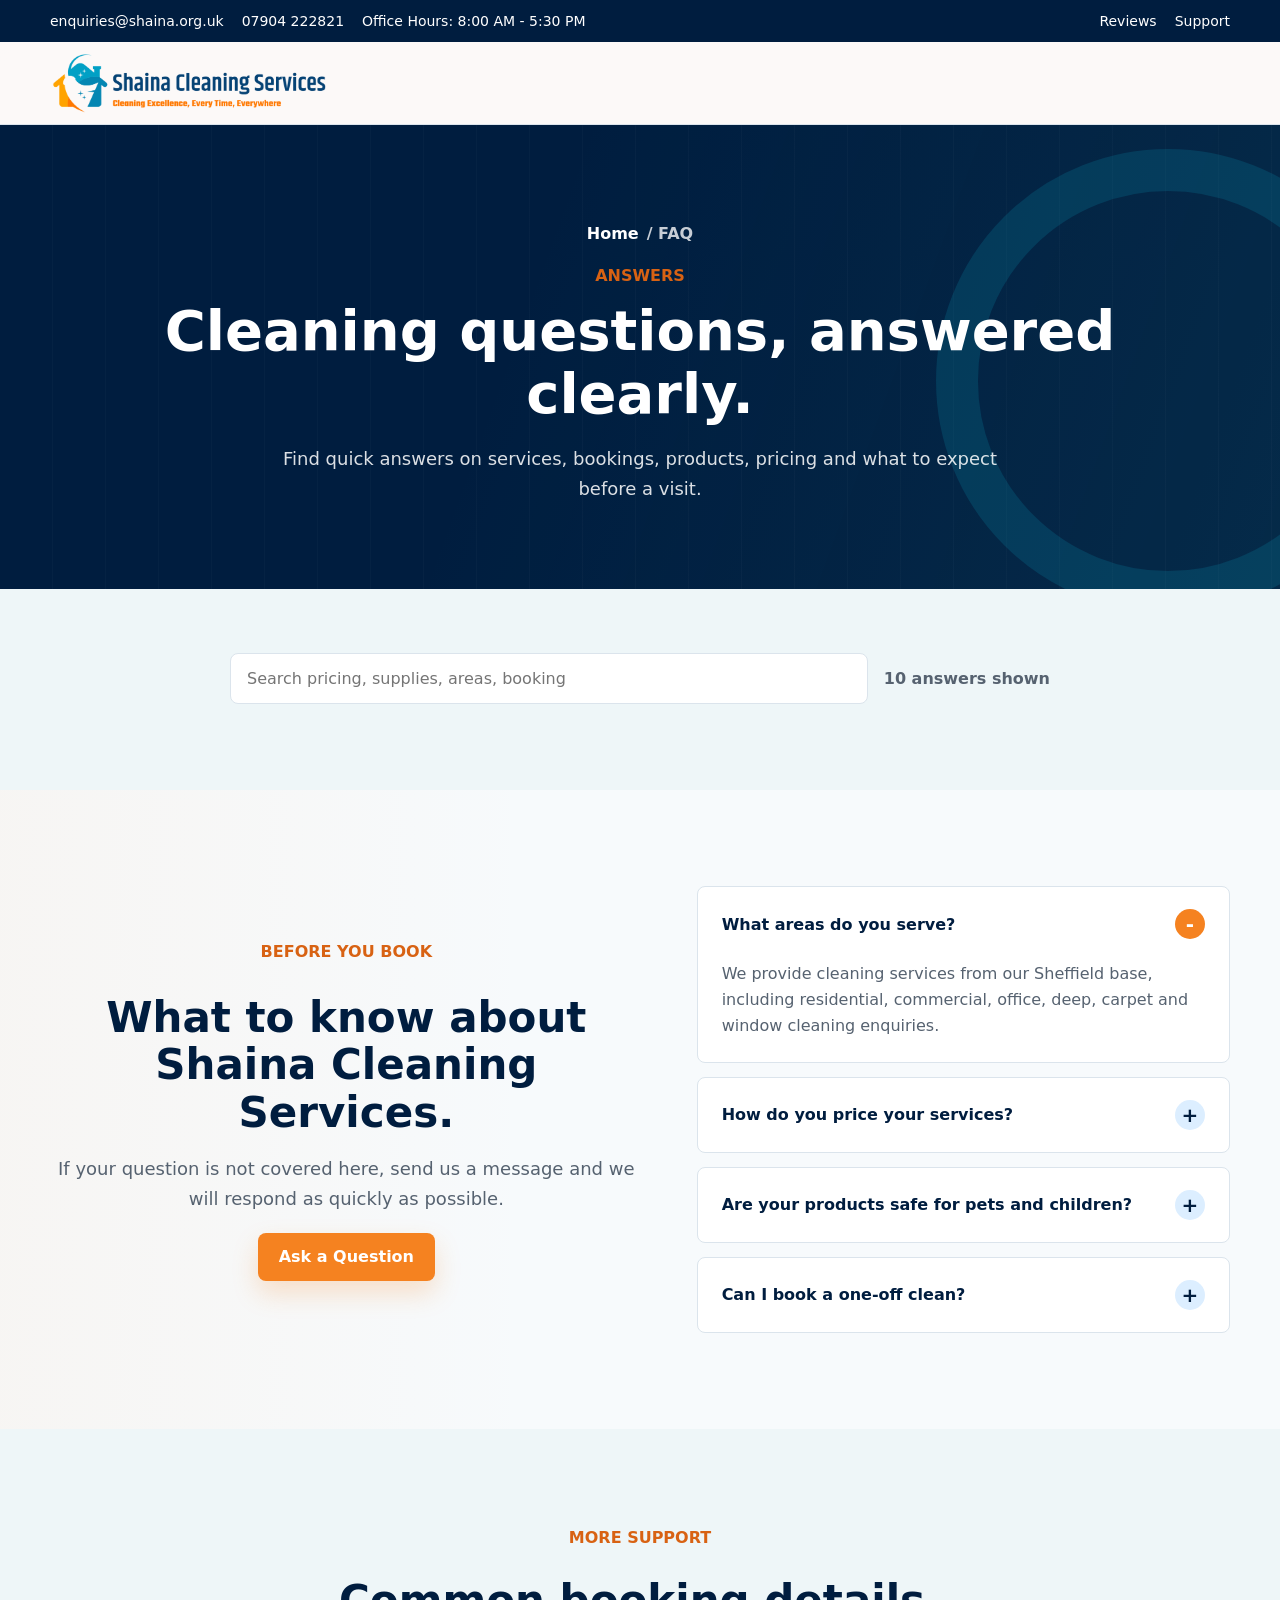
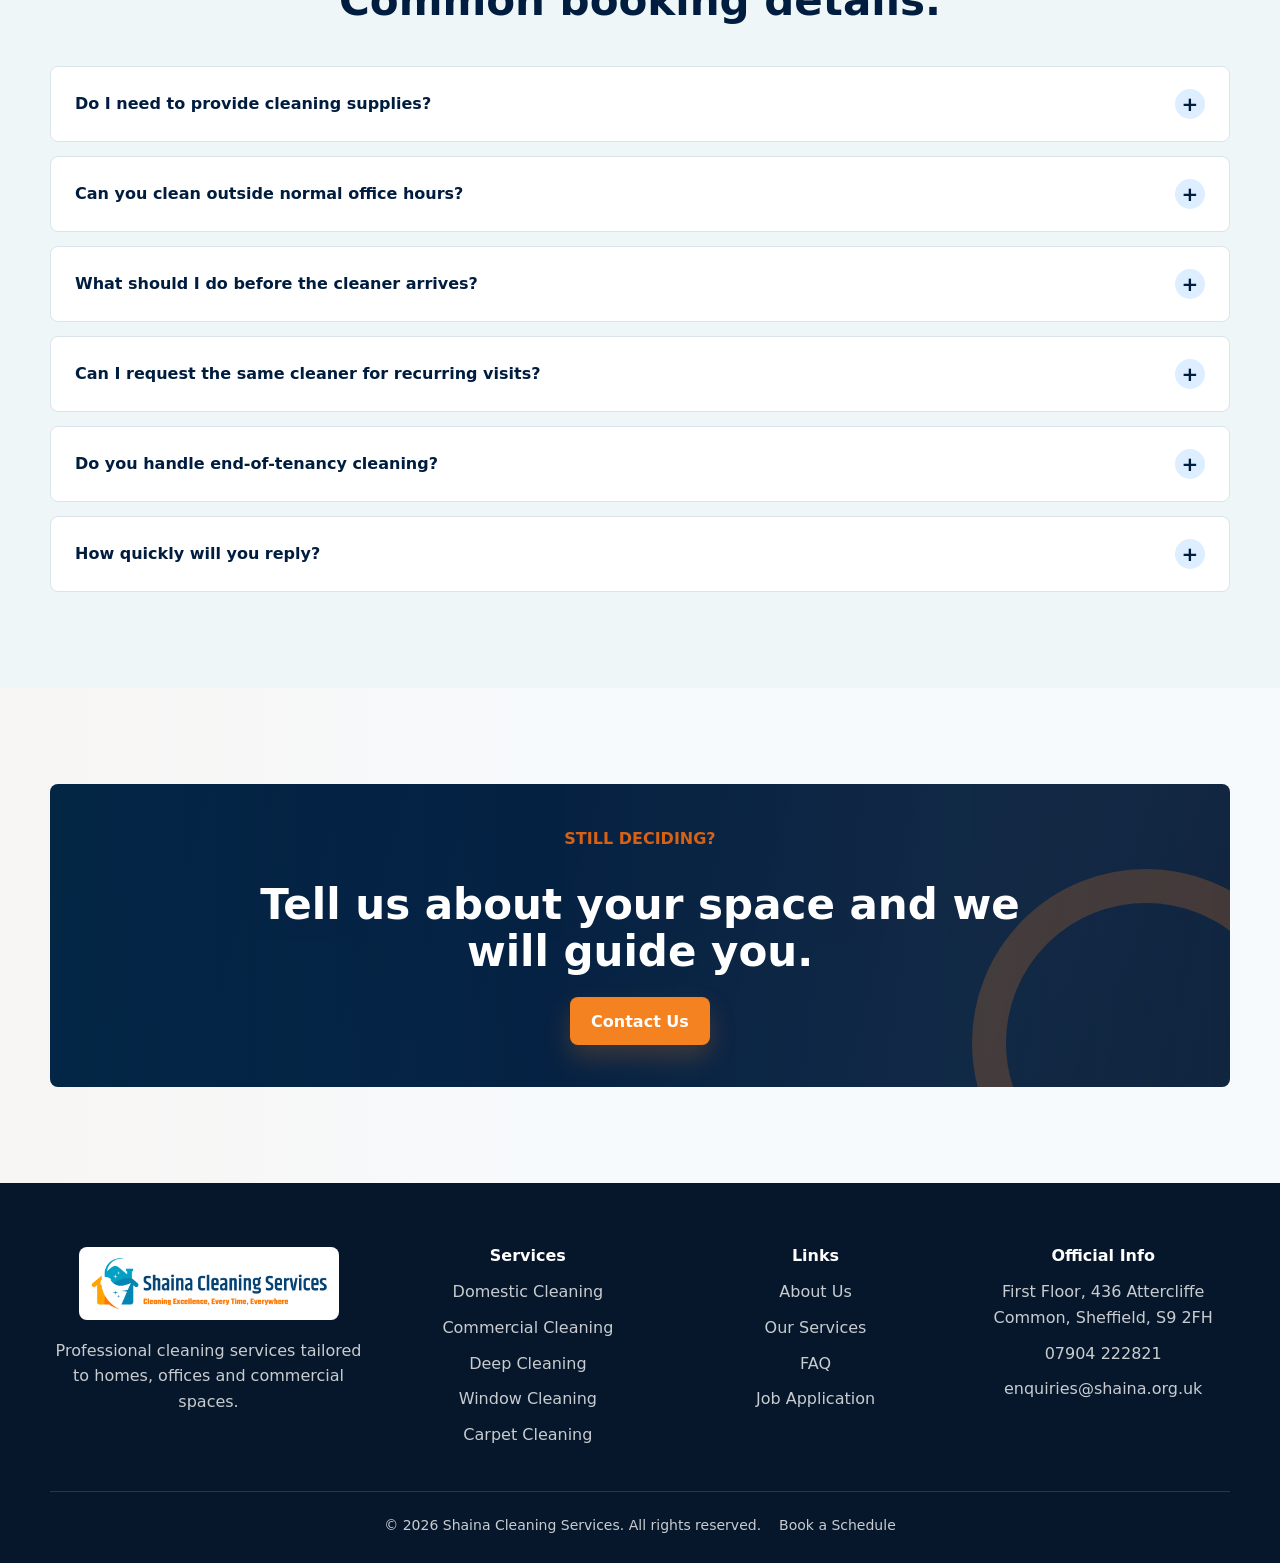
<file: faq.html>
<!doctype html>
<html lang="en">
  <head>
    <meta charset="utf-8">
    <meta name="viewport" content="width=device-width, initial-scale=1">
    <title>FAQ | Shaina Cleaning Services</title>
    <meta name="description" content="Answers to common questions about Shaina Cleaning Services, pricing, safe products, areas served and bookings.">
    <link rel="icon" href="assets/img/shaina-logo.png">
    <link rel="stylesheet" href="assets/css/styles.css?v=17">
  </head>
  <body>
    <a class="skip-link" href="#main">Skip to content</a>
    <div class="scroll-progress" data-scroll-progress aria-hidden="true"></div>

    <div class="site-topbar">
      <div class="container topbar-inner">
        <ul class="topbar-list" aria-label="Contact details">
          <li><a href="mailto:enquiries@shaina.org.uk">enquiries@shaina.org.uk</a></li>
          <li><a href="tel:+447904222821">07904 222821</a></li>
          <li>Office Hours: 8:00 AM - 5:30 PM</li>
        </ul>
        <ul class="topbar-list" aria-label="Helpful links">
          <li><a href="https://www.bark.com/en/gb/company/shaina-cleaning-service/klVMV/?show_reviews=true">Reviews</a></li>
          <li><a href="contact.html#booking">Support</a></li>
        </ul>
      </div>
    </div>

    <header class="site-header">
      <div class="container nav-shell">
        <a class="brand" href="index.html" aria-label="Shaina Cleaning Services home">
          <img src="assets/img/shaina-logo.png" width="1600" height="347" alt="Shaina Cleaning Services">
        </a>
      </div>
    </header>

    <main id="main">
      <section class="page-hero">
        <div class="container" data-reveal>
          <p class="crumbs"><a href="index.html">Home</a> / FAQ</p>
          <p class="eyebrow">Answers</p>
          <h1>Cleaning questions, answered clearly.</h1>
          <p class="lead">Find quick answers on services, bookings, products, pricing and what to expect before a visit.</p>
        </div>
      </section>

      <section class="section-tight surface-muted">
        <div class="container">
          <div class="dynamic-toolbar" data-reveal>
            <input class="search-input" type="search" data-faq-search aria-label="Search frequently asked questions" placeholder="Search pricing, supplies, areas, booking">
            <span class="dynamic-count" data-faq-count>10 answers shown</span>
          </div>
          <p class="empty-state" data-faq-empty>No matching answer found. Send us your question and we will help.</p>
        </div>
      </section>

      <section class="section">
        <div class="container split">
          <div class="stack" data-reveal>
            <p class="eyebrow">Before you book</p>
            <h2>What to know about Shaina Cleaning Services.</h2>
            <p class="lead">If your question is not covered here, send us a message and we will respond as quickly as possible.</p>
            <div>
              <a class="button button-primary" href="contact.html#booking">Ask a Question</a>
            </div>
          </div>
          <div class="faq-list" data-reveal>
            <details class="faq-item" open>
              <summary>What areas do you serve?</summary>
              <div class="faq-answer">
                <p>We provide cleaning services from our Sheffield base, including residential, commercial, office, deep, carpet and window cleaning enquiries.</p>
              </div>
            </details>
            <details class="faq-item">
              <summary>How do you price your services?</summary>
              <div class="faq-answer">
                <p>Pricing is based on the size of the space, condition, cleaning frequency, scope of work and any specialist services requested. We provide estimates before confirming a booking.</p>
              </div>
            </details>
            <details class="faq-item">
              <summary>Are your products safe for pets and children?</summary>
              <div class="faq-answer">
                <p>We can use environmentally friendly product choices suitable for homes with children and pets. Please mention any sensitivities or preferences when booking.</p>
              </div>
            </details>
            <details class="faq-item">
              <summary>Can I book a one-off clean?</summary>
              <div class="faq-answer">
                <p>Yes. One-off cleans are available for deep cleaning, move-in or move-out needs, pre-event preparation and seasonal refreshes.</p>
              </div>
            </details>
          </div>
        </div>
      </section>

      <section class="section surface-muted">
        <div class="container">
          <div class="section-heading center" data-reveal>
            <p class="eyebrow">More support</p>
            <h2>Common booking details.</h2>
          </div>
          <div class="faq-list">
            <details class="faq-item" data-reveal>
              <summary>Do I need to provide cleaning supplies?</summary>
              <div class="faq-answer">
                <p>Our team can bring professional cleaning supplies. If you prefer specific products for your property, let us know before the visit.</p>
              </div>
            </details>
            <details class="faq-item" data-reveal>
              <summary>Can you clean outside normal office hours?</summary>
              <div class="faq-answer">
                <p>We review timing requests case by case, especially for commercial spaces that require low-disruption cleaning windows.</p>
              </div>
            </details>
            <details class="faq-item" data-reveal>
              <summary>What should I do before the cleaner arrives?</summary>
              <div class="faq-answer">
                <p>Please secure valuables, provide access instructions and tell us about priority areas, fragile items or surfaces requiring specific care.</p>
              </div>
            </details>
            <details class="faq-item" data-reveal>
              <summary>Can I request the same cleaner for recurring visits?</summary>
              <div class="faq-answer">
                <p>Where scheduling allows, we aim to maintain consistency for recurring clients so the cleaner understands your space and preferences.</p>
              </div>
            </details>
            <details class="faq-item" data-reveal>
              <summary>Do you handle end-of-tenancy cleaning?</summary>
              <div class="faq-answer">
                <p>Deep cleaning and move-out style services can be arranged. Share the property size, condition and deadline when requesting a quote.</p>
              </div>
            </details>
            <details class="faq-item" data-reveal>
              <summary>How quickly will you reply?</summary>
              <div class="faq-answer">
                <p>We aim to provide a quick response within 24 hours for online enquiries.</p>
              </div>
            </details>
          </div>
        </div>
      </section>

      <section class="section">
        <div class="container">
          <div class="cta-strip" data-reveal>
            <div class="cta-content">
              <div class="stack">
                <p class="eyebrow">Still deciding?</p>
                <h2>Tell us about your space and we will guide you.</h2>
              </div>
              <a class="button button-primary" href="contact.html#booking">Contact Us</a>
            </div>
          </div>
        </div>
      </section>
    </main>

    <footer class="site-footer">
      <div class="container">
        <div class="footer-grid">
          <div>
            <img class="footer-logo" src="assets/img/shaina-logo.png" width="1600" height="347" loading="lazy" alt="Shaina Cleaning Services">
            <p>Professional cleaning services tailored to homes, offices and commercial spaces.</p>
          </div>
          <div>
            <h2 class="footer-title">Services</h2>
            <ul class="footer-list">
              <li><a href="services.html#domestic">Domestic Cleaning</a></li>
              <li><a href="services.html#commercial">Commercial Cleaning</a></li>
              <li><a href="services.html#deep">Deep Cleaning</a></li>
              <li><a href="services.html#window">Window Cleaning</a></li>
              <li><a href="services.html#carpet">Carpet Cleaning</a></li>
            </ul>
          </div>
          <div>
            <h2 class="footer-title">Links</h2>
            <ul class="footer-list">
              <li><a href="about.html">About Us</a></li>
              <li><a href="services.html">Our Services</a></li>
              <li><a href="faq.html">FAQ</a></li>
              <li><a href="job-application.html">Job Application</a></li>
            </ul>
          </div>
          <div>
            <h2 class="footer-title">Official Info</h2>
            <ul class="footer-list">
              <li>First Floor, 436 Attercliffe Common, Sheffield, S9 2FH</li>
              <li><a href="tel:+447904222821">07904 222821</a></li>
              <li><a href="mailto:enquiries@shaina.org.uk">enquiries@shaina.org.uk</a></li>
            </ul>
          </div>
        </div>
        <div class="footer-bottom">
          <span>&copy; 2026 Shaina Cleaning Services. All rights reserved.</span>
          <a href="contact.html#booking">Book a Schedule</a>
        </div>
      </div>
    </footer>

    <script src="assets/js/main.js?v=12" defer></script>
  </body>
</html>
</file>
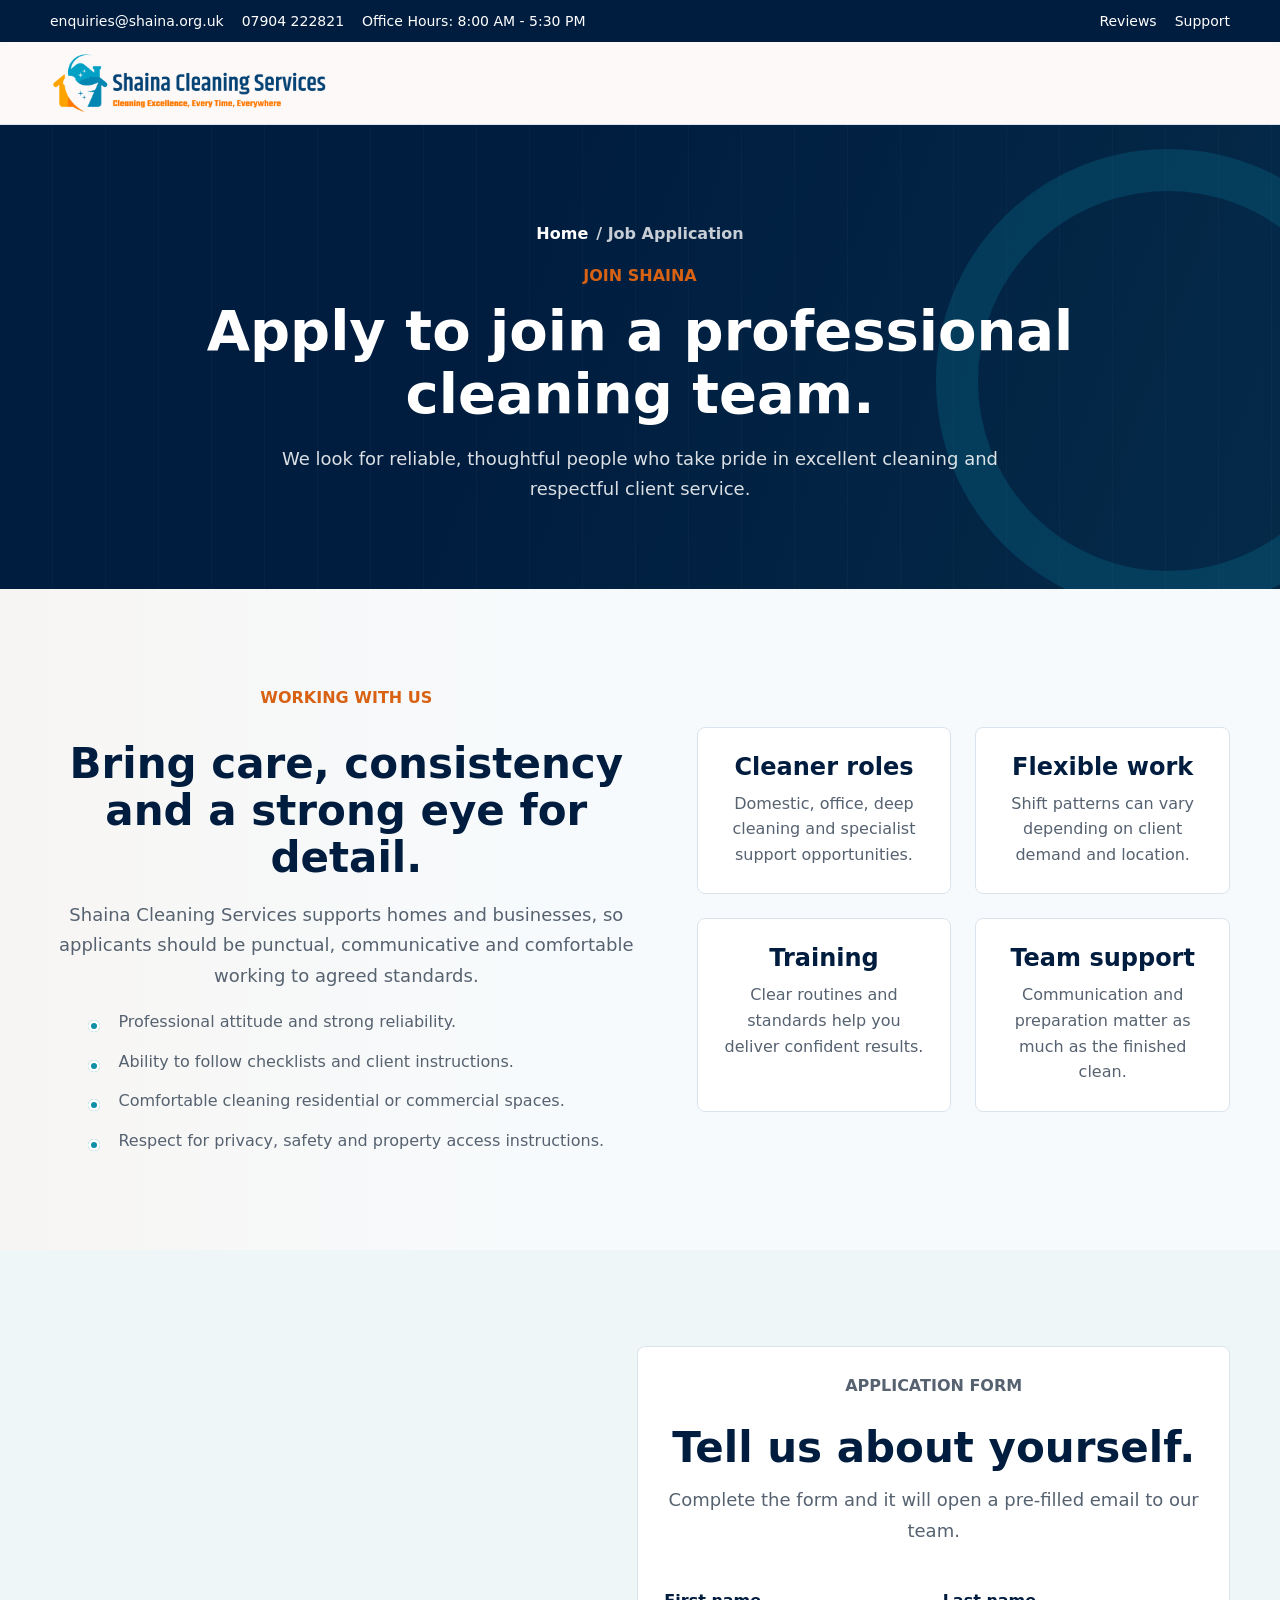
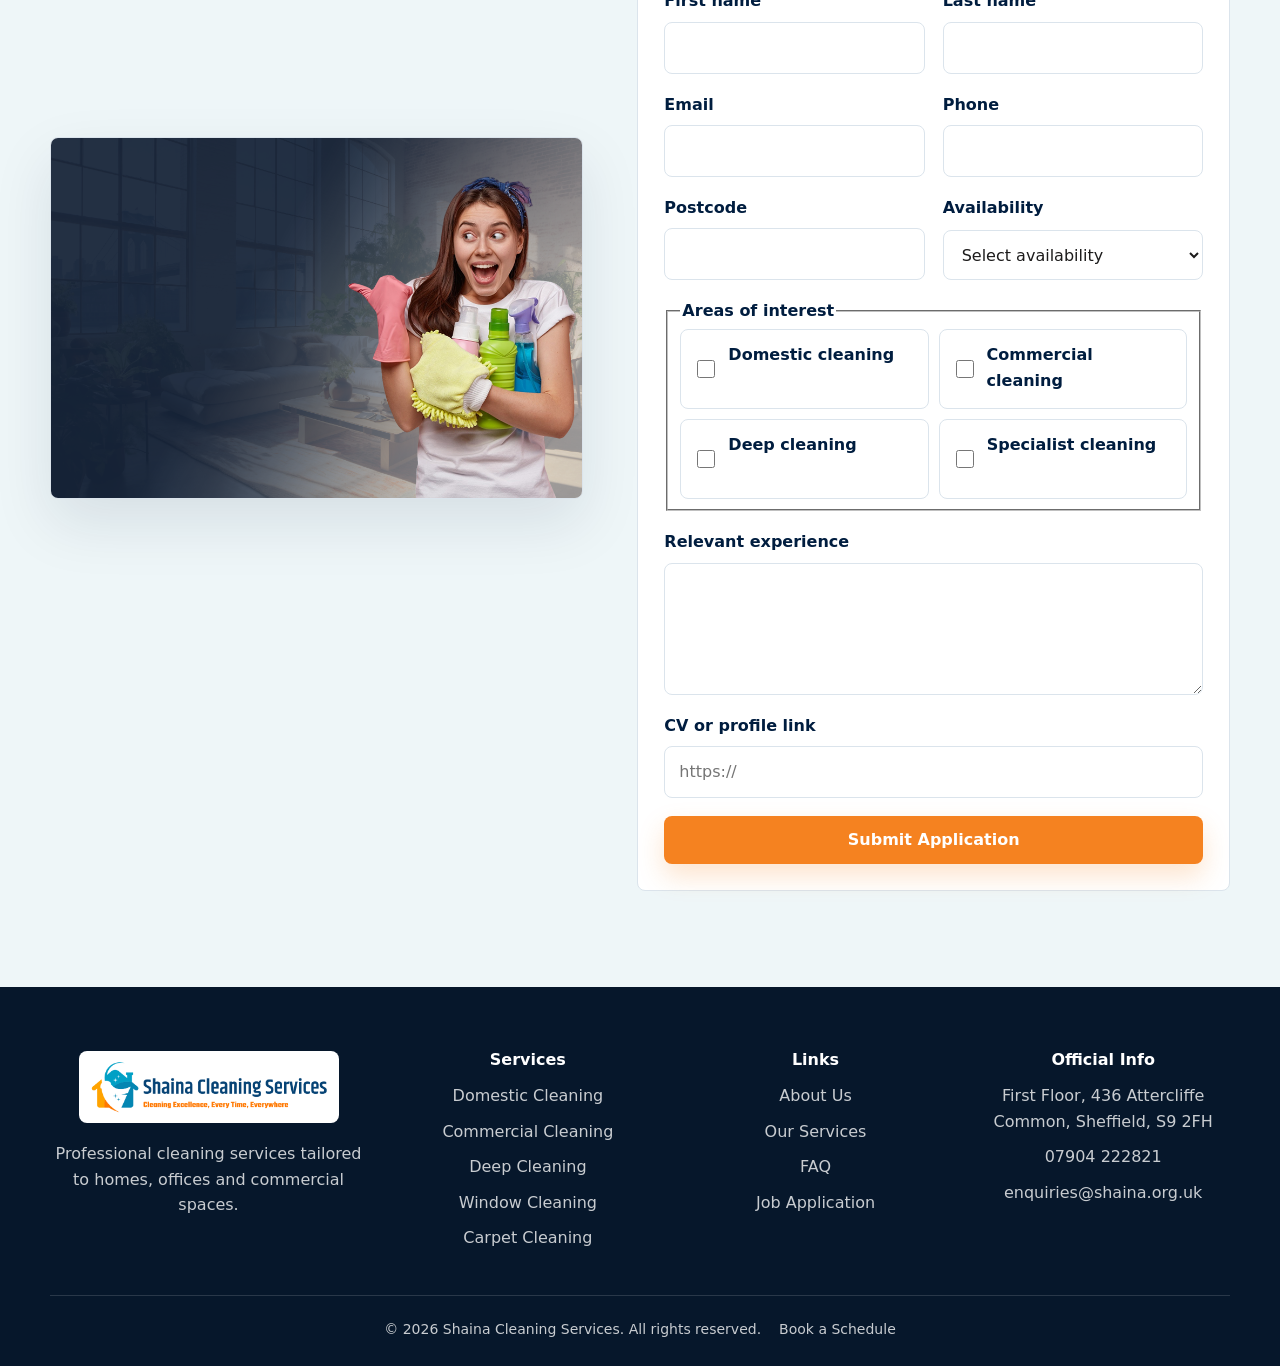
<file: job-application.html>
<!doctype html>
<html lang="en">
  <head>
    <meta charset="utf-8">
    <meta name="viewport" content="width=device-width, initial-scale=1">
    <title>Job Application | Shaina Cleaning Services</title>
    <meta name="description" content="Apply to join Shaina Cleaning Services as a professional cleaner or support team member.">
    <link rel="icon" href="assets/img/shaina-logo.png">
    <link rel="stylesheet" href="assets/css/styles.css?v=17">
  </head>
  <body>
    <a class="skip-link" href="#main">Skip to content</a>
    <div class="scroll-progress" data-scroll-progress aria-hidden="true"></div>

    <div class="site-topbar">
      <div class="container topbar-inner">
        <ul class="topbar-list" aria-label="Contact details">
          <li><a href="mailto:enquiries@shaina.org.uk">enquiries@shaina.org.uk</a></li>
          <li><a href="tel:+447904222821">07904 222821</a></li>
          <li>Office Hours: 8:00 AM - 5:30 PM</li>
        </ul>
        <ul class="topbar-list" aria-label="Helpful links">
          <li><a href="https://www.bark.com/en/gb/company/shaina-cleaning-service/klVMV/?show_reviews=true">Reviews</a></li>
          <li><a href="contact.html#booking">Support</a></li>
        </ul>
      </div>
    </div>

    <header class="site-header">
      <div class="container nav-shell">
        <a class="brand" href="index.html" aria-label="Shaina Cleaning Services home">
          <img src="assets/img/shaina-logo.png" width="1600" height="347" alt="Shaina Cleaning Services">
        </a>
      </div>
    </header>

    <main id="main">
      <section class="page-hero">
        <div class="container" data-reveal>
          <p class="crumbs"><a href="index.html">Home</a> / Job Application</p>
          <p class="eyebrow">Join Shaina</p>
          <h1>Apply to join a professional cleaning team.</h1>
          <p class="lead">We look for reliable, thoughtful people who take pride in excellent cleaning and respectful client service.</p>
        </div>
      </section>

      <section class="section">
        <div class="container split">
          <div class="stack" data-reveal>
            <p class="eyebrow">Working with us</p>
            <h2>Bring care, consistency and a strong eye for detail.</h2>
            <p class="lead">Shaina Cleaning Services supports homes and businesses, so applicants should be punctual, communicative and comfortable working to agreed standards.</p>
            <ul class="content-list">
              <li>Professional attitude and strong reliability.</li>
              <li>Ability to follow checklists and client instructions.</li>
              <li>Comfortable cleaning residential or commercial spaces.</li>
              <li>Respect for privacy, safety and property access instructions.</li>
            </ul>
          </div>
          <div class="grid grid-2">
            <article class="card" data-reveal>
              <h3>Cleaner roles</h3>
              <p>Domestic, office, deep cleaning and specialist support opportunities.</p>
            </article>
            <article class="card" data-reveal>
              <h3>Flexible work</h3>
              <p>Shift patterns can vary depending on client demand and location.</p>
            </article>
            <article class="card" data-reveal>
              <h3>Training</h3>
              <p>Clear routines and standards help you deliver confident results.</p>
            </article>
            <article class="card" data-reveal>
              <h3>Team support</h3>
              <p>Communication and preparation matter as much as the finished clean.</p>
            </article>
          </div>
        </div>
      </section>

      <section class="section surface-muted" id="application-form">
        <div class="container split reverse">
          <div class="media-frame" data-reveal>
            <img src="assets/img/hero-cleaning.png" width="1000" height="667" loading="lazy" alt="Cleaning professional working in a bright room">
          </div>
          <div class="card" data-reveal>
            <div class="section-heading">
              <p class="eyebrow">Application form</p>
              <h2>Tell us about yourself.</h2>
              <p class="lead">Complete the form and it will open a pre-filled email to our team.</p>
            </div>
            <form class="form-shell" data-enhanced-form data-mailto="enquiries@shaina.org.uk" data-subject="Job application - Shaina Cleaning Services" novalidate>
              <div class="form-grid">
                <div class="field">
                  <label for="first-name">First name</label>
                  <input id="first-name" name="first-name" autocomplete="given-name" required>
                </div>
                <div class="field">
                  <label for="last-name">Last name</label>
                  <input id="last-name" name="last-name" autocomplete="family-name" required>
                </div>
                <div class="field">
                  <label for="email">Email</label>
                  <input id="email" name="email" type="email" autocomplete="email" required>
                </div>
                <div class="field">
                  <label for="phone">Phone</label>
                  <input id="phone" name="phone" type="tel" autocomplete="tel" required>
                </div>
                <div class="field">
                  <label for="postcode">Postcode</label>
                  <input id="postcode" name="postcode" autocomplete="postal-code" required>
                </div>
                <div class="field">
                  <label for="availability">Availability</label>
                  <select id="availability" name="availability" required>
                    <option value="">Select availability</option>
                    <option>Weekdays</option>
                    <option>Evenings</option>
                    <option>Weekends</option>
                    <option>Flexible</option>
                  </select>
                </div>
                <fieldset class="field field-full" data-required-checkbox>
                  <legend class="fieldset-title">Areas of interest</legend>
                  <div class="choice-grid">
                    <label class="choice"><input type="checkbox" name="role-interest" value="Domestic cleaning">Domestic cleaning</label>
                    <label class="choice"><input type="checkbox" name="role-interest" value="Commercial cleaning">Commercial cleaning</label>
                    <label class="choice"><input type="checkbox" name="role-interest" value="Deep cleaning">Deep cleaning</label>
                    <label class="choice"><input type="checkbox" name="role-interest" value="Specialist cleaning">Specialist cleaning</label>
                  </div>
                </fieldset>
                <div class="field field-full">
                  <label for="experience">Relevant experience</label>
                  <textarea id="experience" name="experience" required></textarea>
                </div>
                <div class="field field-full">
                  <label for="cv-link">CV or profile link</label>
                  <input id="cv-link" name="cv-link" type="url" placeholder="https://">
                </div>
              </div>
              <div class="form-message" data-form-message role="status" aria-live="polite"></div>
              <button class="button button-primary button-full" type="submit">Submit Application</button>
            </form>
          </div>
        </div>
      </section>
    </main>

    <footer class="site-footer">
      <div class="container">
        <div class="footer-grid">
          <div>
            <img class="footer-logo" src="assets/img/shaina-logo.png" width="1600" height="347" loading="lazy" alt="Shaina Cleaning Services">
            <p>Professional cleaning services tailored to homes, offices and commercial spaces.</p>
          </div>
          <div>
            <h2 class="footer-title">Services</h2>
            <ul class="footer-list">
              <li><a href="services.html#domestic">Domestic Cleaning</a></li>
              <li><a href="services.html#commercial">Commercial Cleaning</a></li>
              <li><a href="services.html#deep">Deep Cleaning</a></li>
              <li><a href="services.html#window">Window Cleaning</a></li>
              <li><a href="services.html#carpet">Carpet Cleaning</a></li>
            </ul>
          </div>
          <div>
            <h2 class="footer-title">Links</h2>
            <ul class="footer-list">
              <li><a href="about.html">About Us</a></li>
              <li><a href="services.html">Our Services</a></li>
              <li><a href="faq.html">FAQ</a></li>
              <li><a href="job-application.html">Job Application</a></li>
            </ul>
          </div>
          <div>
            <h2 class="footer-title">Official Info</h2>
            <ul class="footer-list">
              <li>First Floor, 436 Attercliffe Common, Sheffield, S9 2FH</li>
              <li><a href="tel:+447904222821">07904 222821</a></li>
              <li><a href="mailto:enquiries@shaina.org.uk">enquiries@shaina.org.uk</a></li>
            </ul>
          </div>
        </div>
        <div class="footer-bottom">
          <span>&copy; 2026 Shaina Cleaning Services. All rights reserved.</span>
          <a href="contact.html#booking">Book a Schedule</a>
        </div>
      </div>
    </footer>

    <script src="assets/js/main.js?v=12" defer></script>
  </body>
</html>
</file>
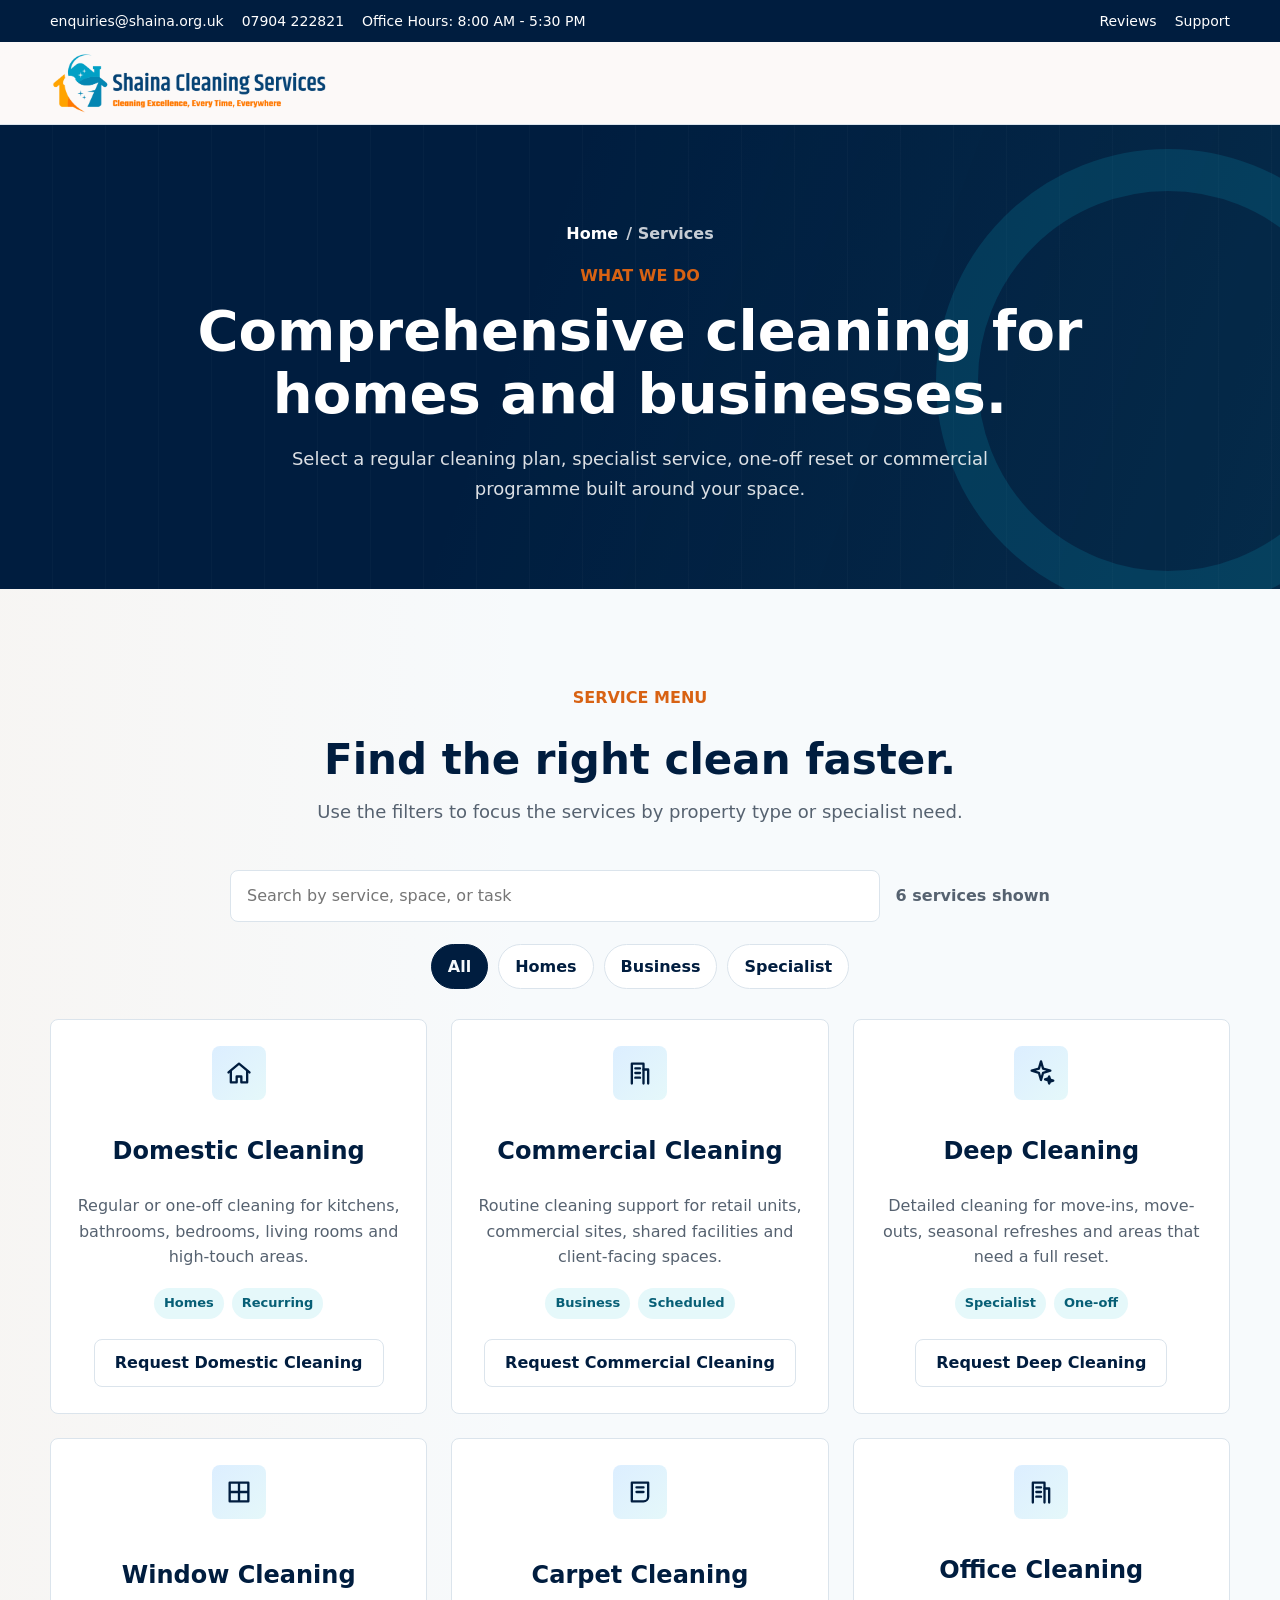
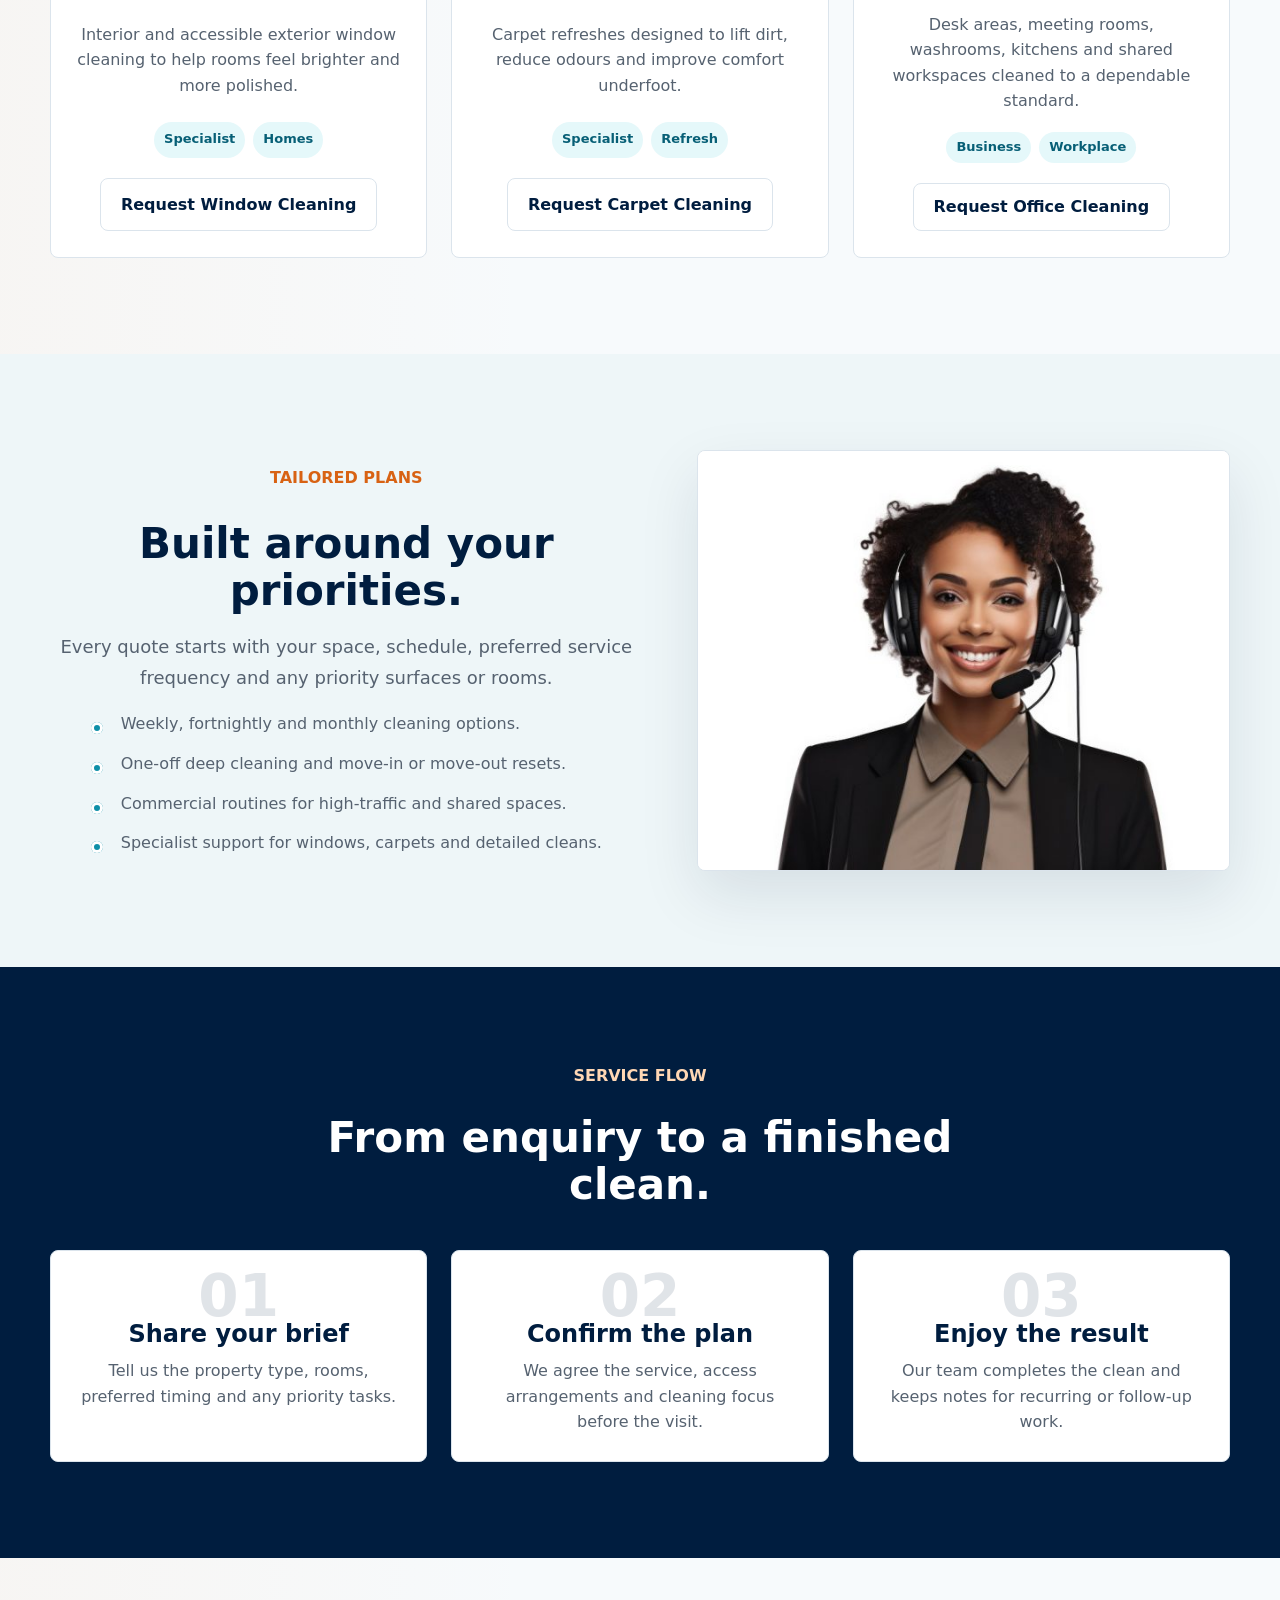
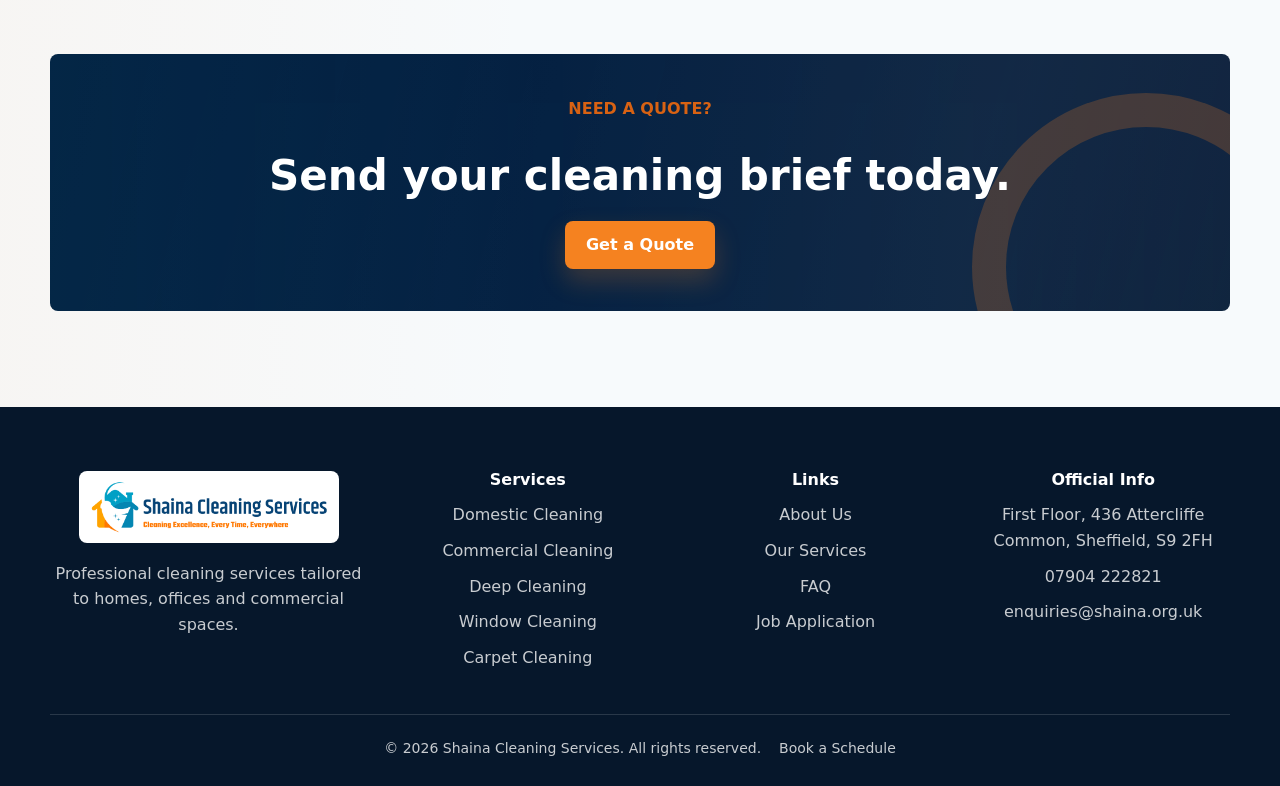
<file: services.html>
<!doctype html>
<html lang="en">
  <head>
    <meta charset="utf-8">
    <meta name="viewport" content="width=device-width, initial-scale=1">
    <title>Our Services | Shaina Cleaning Services</title>
    <meta name="description" content="Explore Shaina Cleaning Services for domestic, commercial, deep, window, carpet and office cleaning.">
    <link rel="icon" href="assets/img/shaina-logo.png">
    <link rel="stylesheet" href="assets/css/styles.css?v=17">
  </head>
  <body>
    <a class="skip-link" href="#main">Skip to content</a>
    <div class="scroll-progress" data-scroll-progress aria-hidden="true"></div>

    <div class="site-topbar">
      <div class="container topbar-inner">
        <ul class="topbar-list" aria-label="Contact details">
          <li><a href="mailto:enquiries@shaina.org.uk">enquiries@shaina.org.uk</a></li>
          <li><a href="tel:+447904222821">07904 222821</a></li>
          <li>Office Hours: 8:00 AM - 5:30 PM</li>
        </ul>
        <ul class="topbar-list" aria-label="Helpful links">
          <li><a href="https://www.bark.com/en/gb/company/shaina-cleaning-service/klVMV/?show_reviews=true">Reviews</a></li>
          <li><a href="contact.html#booking">Support</a></li>
        </ul>
      </div>
    </div>

    <header class="site-header">
      <div class="container nav-shell">
        <a class="brand" href="index.html" aria-label="Shaina Cleaning Services home">
          <img src="assets/img/shaina-logo.png" width="1600" height="347" alt="Shaina Cleaning Services">
        </a>
      </div>
    </header>

    <main id="main">
      <section class="page-hero">
        <div class="container" data-reveal>
          <p class="crumbs"><a href="index.html">Home</a> / Services</p>
          <p class="eyebrow">What we do</p>
          <h1>Comprehensive cleaning for homes and businesses.</h1>
          <p class="lead">Select a regular cleaning plan, specialist service, one-off reset or commercial programme built around your space.</p>
        </div>
      </section>

      <section class="section">
        <div class="container">
          <div class="section-heading" data-reveal>
            <p class="eyebrow">Service menu</p>
            <h2>Find the right clean faster.</h2>
            <p class="lead">Use the filters to focus the services by property type or specialist need.</p>
          </div>
          <div class="dynamic-toolbar" data-reveal>
            <input class="search-input" type="search" data-service-search aria-label="Search services" placeholder="Search by service, space, or task">
            <span class="dynamic-count" data-service-count>6 services shown</span>
          </div>
          <div class="filter-row" role="group" aria-label="Filter services">
            <button class="filter-button is-active" type="button" data-filter="all">All</button>
            <button class="filter-button" type="button" data-filter="home">Homes</button>
            <button class="filter-button" type="button" data-filter="business">Business</button>
            <button class="filter-button" type="button" data-filter="specialist">Specialist</button>
          </div>
          <div class="grid grid-3">
            <article class="card service-card" id="domestic" data-service-card="home" data-reveal>
              <span class="icon-tile" aria-hidden="true"><svg><use href="assets/img/icons.svg#icon-home"></use></svg></span>
              <h3>Domestic Cleaning</h3>
              <p>Regular or one-off cleaning for kitchens, bathrooms, bedrooms, living rooms and high-touch areas.</p>
              <div class="service-meta">
                <span class="pill">Homes</span>
                <span class="pill">Recurring</span>
              </div>
              <a class="button button-secondary" href="contact.html#booking">Request Domestic Cleaning</a>
            </article>
            <article class="card service-card" id="commercial" data-service-card="business" data-reveal>
              <span class="icon-tile" aria-hidden="true"><svg><use href="assets/img/icons.svg#icon-office"></use></svg></span>
              <h3>Commercial Cleaning</h3>
              <p>Routine cleaning support for retail units, commercial sites, shared facilities and client-facing spaces.</p>
              <div class="service-meta">
                <span class="pill">Business</span>
                <span class="pill">Scheduled</span>
              </div>
              <a class="button button-secondary" href="contact.html#booking">Request Commercial Cleaning</a>
            </article>
            <article class="card service-card" id="deep" data-service-card="home business specialist" data-reveal>
              <span class="icon-tile" aria-hidden="true"><svg><use href="assets/img/icons.svg#icon-spark"></use></svg></span>
              <h3>Deep Cleaning</h3>
              <p>Detailed cleaning for move-ins, move-outs, seasonal refreshes and areas that need a full reset.</p>
              <div class="service-meta">
                <span class="pill">Specialist</span>
                <span class="pill">One-off</span>
              </div>
              <a class="button button-secondary" href="contact.html#booking">Request Deep Cleaning</a>
            </article>
            <article class="card service-card" id="window" data-service-card="home business specialist" data-reveal>
              <span class="icon-tile" aria-hidden="true"><svg><use href="assets/img/icons.svg#icon-window"></use></svg></span>
              <h3>Window Cleaning</h3>
              <p>Interior and accessible exterior window cleaning to help rooms feel brighter and more polished.</p>
              <div class="service-meta">
                <span class="pill">Specialist</span>
                <span class="pill">Homes</span>
              </div>
              <a class="button button-secondary" href="contact.html#booking">Request Window Cleaning</a>
            </article>
            <article class="card service-card" id="carpet" data-service-card="home business specialist" data-reveal>
              <span class="icon-tile" aria-hidden="true"><svg><use href="assets/img/icons.svg#icon-carpet"></use></svg></span>
              <h3>Carpet Cleaning</h3>
              <p>Carpet refreshes designed to lift dirt, reduce odours and improve comfort underfoot.</p>
              <div class="service-meta">
                <span class="pill">Specialist</span>
                <span class="pill">Refresh</span>
              </div>
              <a class="button button-secondary" href="contact.html#booking">Request Carpet Cleaning</a>
            </article>
            <article class="card service-card" id="office" data-service-card="business" data-reveal>
              <span class="icon-tile" aria-hidden="true"><svg><use href="assets/img/icons.svg#icon-office"></use></svg></span>
              <h3>Office Cleaning</h3>
              <p>Desk areas, meeting rooms, washrooms, kitchens and shared workspaces cleaned to a dependable standard.</p>
              <div class="service-meta">
                <span class="pill">Business</span>
                <span class="pill">Workplace</span>
              </div>
              <a class="button button-secondary" href="contact.html#booking">Request Office Cleaning</a>
            </article>
          </div>
          <p class="empty-state" data-services-empty>No matching service found. Try a broader search.</p>
        </div>
      </section>

      <section class="section surface-muted">
        <div class="container split">
          <div class="stack" data-reveal>
            <p class="eyebrow">Tailored plans</p>
            <h2>Built around your priorities.</h2>
            <p class="lead">Every quote starts with your space, schedule, preferred service frequency and any priority surfaces or rooms.</p>
            <ul class="content-list">
              <li>Weekly, fortnightly and monthly cleaning options.</li>
              <li>One-off deep cleaning and move-in or move-out resets.</li>
              <li>Commercial routines for high-traffic and shared spaces.</li>
              <li>Specialist support for windows, carpets and detailed cleans.</li>
            </ul>
          </div>
          <div class="media-frame" data-reveal>
            <img src="assets/img/contact-cleaning.png" width="600" height="473" loading="lazy" alt="Cleaner using professional tools on a bright surface">
          </div>
        </div>
      </section>

      <section class="section surface-navy">
        <div class="container">
          <div class="section-heading center" data-reveal>
            <p class="eyebrow">Service flow</p>
            <h2>From enquiry to a finished clean.</h2>
          </div>
          <div class="grid grid-3 steps">
            <article class="card step" data-reveal>
              <h3>Share your brief</h3>
              <p>Tell us the property type, rooms, preferred timing and any priority tasks.</p>
            </article>
            <article class="card step" data-reveal>
              <h3>Confirm the plan</h3>
              <p>We agree the service, access arrangements and cleaning focus before the visit.</p>
            </article>
            <article class="card step" data-reveal>
              <h3>Enjoy the result</h3>
              <p>Our team completes the clean and keeps notes for recurring or follow-up work.</p>
            </article>
          </div>
        </div>
      </section>

      <section class="section">
        <div class="container">
          <div class="cta-strip" data-reveal>
            <div class="cta-content">
              <div class="stack">
                <p class="eyebrow">Need a quote?</p>
                <h2>Send your cleaning brief today.</h2>
              </div>
              <a class="button button-primary" href="contact.html#booking">Get a Quote</a>
            </div>
          </div>
        </div>
      </section>
    </main>

    <footer class="site-footer">
      <div class="container">
        <div class="footer-grid">
          <div>
            <img class="footer-logo" src="assets/img/shaina-logo.png" width="1600" height="347" loading="lazy" alt="Shaina Cleaning Services">
            <p>Professional cleaning services tailored to homes, offices and commercial spaces.</p>
          </div>
          <div>
            <h2 class="footer-title">Services</h2>
            <ul class="footer-list">
              <li><a href="services.html#domestic">Domestic Cleaning</a></li>
              <li><a href="services.html#commercial">Commercial Cleaning</a></li>
              <li><a href="services.html#deep">Deep Cleaning</a></li>
              <li><a href="services.html#window">Window Cleaning</a></li>
              <li><a href="services.html#carpet">Carpet Cleaning</a></li>
            </ul>
          </div>
          <div>
            <h2 class="footer-title">Links</h2>
            <ul class="footer-list">
              <li><a href="about.html">About Us</a></li>
              <li><a href="services.html">Our Services</a></li>
              <li><a href="faq.html">FAQ</a></li>
              <li><a href="job-application.html">Job Application</a></li>
            </ul>
          </div>
          <div>
            <h2 class="footer-title">Official Info</h2>
            <ul class="footer-list">
              <li>First Floor, 436 Attercliffe Common, Sheffield, S9 2FH</li>
              <li><a href="tel:+447904222821">07904 222821</a></li>
              <li><a href="mailto:enquiries@shaina.org.uk">enquiries@shaina.org.uk</a></li>
            </ul>
          </div>
        </div>
        <div class="footer-bottom">
          <span>&copy; 2026 Shaina Cleaning Services. All rights reserved.</span>
          <a href="contact.html#booking">Book a Schedule</a>
        </div>
      </div>
    </footer>

    <script src="assets/js/main.js?v=12" defer></script>
  </body>
</html>
</file>
<file: assets/css/styles.css>
:root {
  --navy: #001d3f;
  --navy-soft: #0a3769;
  --ink: #1c1b1b;
  --muted: #566270;
  --line: #dbe4ec;
  --surface: #f7fafc;
  --surface-strong: #ffffff;
  --surface-muted: #eef6f8;
  --blue-tint: #dceeff;
  --teal: #0d8fa8;
  --teal-soft: #e5f8fa;
  --orange: #f58220;
  --orange-dark: #d86213;
  --orange-soft: #fff0e3;
  --success: #008080;
  --shadow: 0 24px 60px rgba(0, 29, 63, 0.1);
  --shadow-strong: 0 34px 90px rgba(0, 29, 63, 0.16);
  --max: 1180px;
  --radius: 8px;
  --header: 82px;
}

html[data-theme="dark"] {
  color-scheme: dark;
  --navy: #dbe8ff;
  --navy-soft: #9ec7ff;
  --ink: #eef4ff;
  --muted: #b7c3d3;
  --line: rgba(255, 255, 255, 0.16);
  --surface: #08111f;
  --surface-strong: #0f1b2d;
  --surface-muted: #101d31;
  --blue-tint: #183c61;
  --teal: #38c7dc;
  --teal-soft: rgba(56, 199, 220, 0.12);
  --orange: #ff963c;
  --orange-dark: #ffb067;
  --orange-soft: rgba(255, 150, 60, 0.12);
  --success: #4ad6ca;
  --shadow: 0 24px 70px rgba(0, 0, 0, 0.28);
  --shadow-strong: 0 34px 100px rgba(0, 0, 0, 0.42);
}

html[data-theme="dark"] .site-topbar,
html[data-theme="dark"] .surface-navy,
html[data-theme="dark"] .page-hero,
html[data-theme="dark"] .button:not(.button-primary):not(.button-outline):not(.button-secondary),
html[data-theme="dark"] .filter-button.is-active {
  background: #06172b;
  color: #fff;
}

html[data-theme="dark"] .nav-link {
  color: #c7d3e4;
}

* {
  box-sizing: border-box;
}

html {
  scroll-behavior: smooth;
}

body {
  margin: 0;
  background:
    linear-gradient(180deg, rgba(13, 143, 168, 0.07), transparent 320px),
    linear-gradient(90deg, rgba(245, 130, 32, 0.04), transparent 42%),
    var(--surface);
  color: var(--ink);
  font-family: Inter, ui-sans-serif, system-ui, -apple-system, BlinkMacSystemFont, "Segoe UI", sans-serif;
  font-size: 16px;
  line-height: 1.6;
}

body.menu-open {
  overflow: hidden;
}

img,
svg {
  display: block;
  max-width: 100%;
}

a {
  color: inherit;
  text-decoration: none;
}

button,
input,
select,
textarea {
  font: inherit;
}

:focus-visible {
  outline: 3px solid rgba(245, 130, 32, 0.55);
  outline-offset: 3px;
}

.skip-link {
  position: fixed;
  left: 18px;
  top: 14px;
  z-index: 1000;
  transform: translateY(-140%);
  background: var(--orange);
  color: #fff;
  padding: 10px 14px;
  border-radius: var(--radius);
  font-weight: 800;
}

.skip-link:focus {
  transform: translateY(0);
}

.scroll-progress {
  position: fixed;
  inset: 0 auto auto 0;
  z-index: 1100;
  width: 100%;
  height: 4px;
  background: linear-gradient(90deg, var(--orange), var(--teal));
  transform: scaleX(0);
  transform-origin: left center;
  pointer-events: none;
}

@keyframes ambient-drift {
  0% {
    transform: translate3d(-4%, -2%, 0) rotate(-1deg);
  }

  100% {
    transform: translate3d(4%, 2%, 0) rotate(1deg);
  }
}

@keyframes soft-scan {
  0% {
    background-position: 0 0, 0 0;
  }

  100% {
    background-position: 0 0, 100% 0;
  }
}

.container {
  width: min(100% - 40px, var(--max));
  margin-inline: auto;
}

.section {
  padding: 96px 0;
}

.section-tight {
  padding: 64px 0;
}

.surface-muted {
  background: var(--surface-muted);
}

.surface-navy {
  background: var(--navy);
  color: #fff;
}

.eyebrow {
  margin: 0 0 12px;
  color: var(--orange-dark);
  font-weight: 800;
  text-transform: uppercase;
}

.surface-navy .eyebrow {
  color: #ffd7b4;
}

h1,
h2,
h3,
h4 {
  margin: 0;
  color: var(--navy);
  font-family: "Hanken Grotesk", Inter, ui-sans-serif, system-ui, sans-serif;
  line-height: 1.12;
  letter-spacing: 0;
}

.surface-navy h1,
.surface-navy h2,
.surface-navy h3,
.surface-navy h4,
.hero h1 {
  color: #fff;
}

h1 {
  font-size: 56px;
  font-weight: 800;
}

h2 {
  font-size: 42px;
  font-weight: 800;
}

h3 {
  font-size: 24px;
  font-weight: 800;
}

h4 {
  font-size: 19px;
  font-weight: 800;
}

p {
  margin: 0;
}

.lead {
  color: var(--muted);
  font-size: 18px;
  line-height: 1.7;
}

.surface-navy .lead,
.hero .lead {
  color: rgba(255, 255, 255, 0.86);
}

.site-topbar {
  background: var(--navy);
  color: #fff;
  font-size: 14px;
}

.topbar-inner {
  display: flex;
  justify-content: space-between;
  gap: 20px;
  min-height: 42px;
  align-items: center;
}

.topbar-list {
  display: flex;
  flex-wrap: wrap;
  gap: 18px;
  padding: 0;
  margin: 0;
  list-style: none;
}

.topbar-list a {
  color: #fff;
}

.site-header {
  position: sticky;
  top: 0;
  z-index: 900;
  background: rgba(252, 249, 248, 0.96);
  border-bottom: 1px solid var(--line);
  backdrop-filter: blur(16px);
  transition: box-shadow 180ms ease, background 180ms ease;
}

html[data-theme="dark"] .site-header {
  background: rgba(8, 17, 31, 0.92);
}

.site-header.is-scrolled {
  box-shadow: 0 18px 45px rgba(0, 29, 63, 0.12);
}

.nav-shell {
  display: flex;
  align-items: center;
  justify-content: space-between;
  min-height: var(--header);
  gap: 22px;
}

.brand {
  display: flex;
  align-items: center;
  min-width: 0;
}

.brand img {
  width: 278px;
  height: auto;
}

.nav-links {
  display: flex;
  align-items: center;
  gap: 24px;
  list-style: none;
  margin: 0;
  padding: 0;
}

.nav-link {
  color: #384253;
  font-weight: 750;
  padding: 12px 0;
  border-bottom: 3px solid transparent;
  transition: color 180ms ease, border-color 180ms ease;
}

.nav-link:hover,
.nav-link[aria-current="page"] {
  color: var(--orange-dark);
  border-color: var(--orange);
}

.nav-actions {
  display: flex;
  align-items: center;
  gap: 14px;
}

.theme-toggle {
  position: relative;
  display: inline-grid;
  width: 46px;
  height: 46px;
  place-items: center;
  border: 1px solid var(--line);
  border-radius: var(--radius);
  background: var(--surface-strong);
  color: var(--navy);
  cursor: pointer;
}

.theme-toggle::before {
  content: "";
  width: 18px;
  height: 18px;
  border-radius: 50%;
  background: currentColor;
  box-shadow: 0 0 0 5px rgba(245, 130, 32, 0.14);
}

html[data-theme="dark"] .theme-toggle::before {
  width: 20px;
  height: 20px;
  background: transparent;
  box-shadow: inset -7px -5px 0 1px currentColor;
}

.menu-toggle {
  display: none;
  width: 46px;
  height: 46px;
  border: 1px solid var(--line);
  border-radius: var(--radius);
  background: var(--surface-strong);
  color: var(--navy);
  align-items: center;
  justify-content: center;
  cursor: pointer;
}

.menu-lines,
.menu-lines::before,
.menu-lines::after {
  display: block;
  width: 20px;
  height: 2px;
  background: currentColor;
  border-radius: 999px;
  transition: transform 180ms ease, opacity 180ms ease;
}

.menu-lines {
  position: relative;
}

.menu-lines::before,
.menu-lines::after {
  content: "";
  position: absolute;
  left: 0;
}

.menu-lines::before {
  top: -7px;
}

.menu-lines::after {
  top: 7px;
}

.menu-toggle[aria-expanded="true"] .menu-lines {
  transform: rotate(45deg);
}

.menu-toggle[aria-expanded="true"] .menu-lines::before {
  transform: translateY(7px) rotate(90deg);
}

.menu-toggle[aria-expanded="true"] .menu-lines::after {
  opacity: 0;
}

.mobile-panel {
  display: none;
  border-top: 1px solid var(--line);
  background: var(--surface-strong);
}

.mobile-panel.is-open {
  display: block;
}

.mobile-panel nav {
  display: grid;
  gap: 6px;
  padding: 18px 0 22px;
}

.mobile-panel .nav-link {
  padding: 12px 4px;
}

.button {
  display: inline-flex;
  min-height: 48px;
  align-items: center;
  justify-content: center;
  gap: 10px;
  padding: 12px 20px;
  border: 1px solid transparent;
  border-radius: var(--radius);
  background: var(--navy);
  color: #fff;
  font-weight: 850;
  line-height: 1.2;
  text-align: center;
  cursor: pointer;
  transition: transform 180ms ease, background 180ms ease, border-color 180ms ease, color 180ms ease;
  white-space: normal;
}

.button:hover {
  transform: translateY(-1px);
}

.button:active {
  transform: translateY(0);
}

.button-primary {
  background: var(--orange);
  color: #fff;
  box-shadow: 0 12px 26px rgba(245, 130, 32, 0.22);
}

.button-primary:hover {
  background: var(--orange-dark);
}

.button-outline {
  background: transparent;
  border-color: rgba(255, 255, 255, 0.5);
  color: #fff;
}

.button-outline:hover {
  background: #fff;
  color: var(--navy);
}

.button-secondary {
  background: var(--surface-strong);
  border-color: var(--line);
  color: var(--navy);
}

.button-secondary:hover {
  border-color: var(--orange);
  background: var(--orange-soft);
  color: var(--orange-dark);
}

.button-full {
  width: 100%;
}

.hero {
  position: relative;
  min-height: 590px;
  display: flex;
  align-items: center;
  overflow: hidden;
  color: #fff;
}

.hero::before {
  content: "";
  position: absolute;
  inset: -18%;
  z-index: 1;
  pointer-events: none;
  background:
    linear-gradient(115deg, transparent 22%, rgba(255, 255, 255, 0.055) 32%, transparent 43%),
    linear-gradient(62deg, transparent 54%, rgba(74, 214, 202, 0.07) 64%, transparent 75%);
  opacity: 0.78;
  mix-blend-mode: screen;
  animation: ambient-drift 18s ease-in-out infinite alternate;
}

.hero-layout {
  position: relative;
  z-index: 2;
  display: grid;
  grid-template-columns: minmax(0, 1fr) minmax(330px, 420px);
  gap: 44px;
  align-items: center;
}

.hero-media {
  position: absolute;
  inset: 0;
  z-index: 0;
}

.hero-media img {
  width: 100%;
  height: 100%;
  object-fit: cover;
}

.hero-media::after {
  content: "";
  position: absolute;
  inset: 0;
  background:
    linear-gradient(90deg, rgba(0, 29, 63, 0.92), rgba(0, 29, 63, 0.72), rgba(0, 29, 63, 0.6)),
    linear-gradient(180deg, rgba(0, 29, 63, 0.08), rgba(0, 29, 63, 0.42));
}

.hero-content {
  position: relative;
  z-index: 2;
  max-width: 690px;
  margin-inline: auto;
  padding: 68px 0;
  text-align: center;
}

.rotating-line {
  display: block;
  min-height: 1.12em;
}

.rotating-word {
  display: inline-block;
  min-width: 17ch;
  color: #ffd7b4;
  text-align: center;
  white-space: nowrap;
}

.hero h1 {
  min-height: 2.24em;
  margin-bottom: 22px;
}

.hero .lead {
  margin: 0 auto 24px;
  max-width: 620px;
}

.trust-chips {
  display: flex;
  flex-wrap: wrap;
  justify-content: center;
  gap: 10px;
  margin: -8px 0 22px;
}

.trust-chips span {
  display: inline-flex;
  align-items: center;
  gap: 8px;
  min-height: 34px;
  border: 1px solid rgba(255, 255, 255, 0.24);
  border-radius: 999px;
  background: rgba(255, 255, 255, 0.12);
  color: rgba(255, 255, 255, 0.92);
  padding: 6px 11px;
  font-size: 13px;
  font-weight: 850;
  backdrop-filter: blur(12px);
}

.trust-chips span::before {
  content: "";
  width: 8px;
  height: 8px;
  border-radius: 50%;
  background: var(--success);
  box-shadow: 0 0 0 4px rgba(74, 214, 202, 0.16);
}

.trust-chips span:nth-child(3) {
  display: none;
}

.hero-actions {
  display: flex;
  flex-wrap: wrap;
  align-items: center;
  justify-content: center;
  width: fit-content;
  max-width: 100%;
  margin-inline: auto;
  gap: 10px 18px;
}

.hero-actions .button-outline {
  width: auto;
  min-height: 48px;
  margin-inline: 0;
  border: 0;
  background: transparent;
  color: #ffd7b4;
  padding: 12px 0;
  text-decoration: underline;
  text-underline-offset: 4px;
}

.hero-actions .button-outline:hover {
  background: transparent;
  color: #fff;
}

.hero-metrics {
  display: flex;
  gap: 0;
  max-width: 640px;
  margin: 24px auto 0;
  border: 1px solid rgba(255, 255, 255, 0.18);
  border-radius: var(--radius);
  background: rgba(255, 255, 255, 0.1);
  padding: 10px 6px;
}

.metric {
  flex: 1 1 0;
  min-height: 0;
  border: 0;
  border-right: 1px solid rgba(255, 255, 255, 0.16);
  border-radius: 0;
  background: transparent;
  padding: 4px 10px;
  backdrop-filter: blur(12px);
  text-align: center;
}

.metric:last-child {
  border-right: 0;
}

.metric strong {
  display: block;
  color: #fff;
  font-size: 22px;
  line-height: 1;
}

.metric span {
  display: block;
  margin-top: 5px;
  color: rgba(255, 255, 255, 0.82);
  font-size: 12px;
  line-height: 1.3;
}

.planner-card {
  border: 1px solid rgba(255, 255, 255, 0.32);
  border-radius: 16px;
  background: rgba(255, 255, 255, 0.92);
  color: var(--ink);
  padding: 24px;
  box-shadow: var(--shadow-strong);
  backdrop-filter: blur(18px);
  text-align: left;
}

html[data-theme="dark"] .planner-card {
  background: rgba(15, 27, 45, 0.9);
}

.hero .planner-card {
  align-self: center;
}

.planner-card h2,
.planner-card h3 {
  color: var(--navy);
}

.planner-card .lead {
  color: var(--muted);
  font-size: 15px;
}

.planner-form {
  display: grid;
  gap: 14px;
  margin-top: 20px;
}

.planner-row {
  display: grid;
  gap: 8px;
}

.planner-row label {
  color: var(--navy);
  font-weight: 850;
}

.planner-row select,
.planner-row input[type="range"] {
  width: 100%;
}

.planner-row select {
  min-height: 48px;
  border: 1px solid var(--line);
  border-radius: var(--radius);
  background: var(--surface-strong);
  color: var(--ink);
  padding: 10px 12px;
}

.range-line {
  display: flex;
  align-items: center;
  justify-content: space-between;
  gap: 14px;
}

.range-line output {
  min-width: 46px;
  color: var(--orange-dark);
  font-weight: 900;
  text-align: right;
}

.planner-output {
  display: grid;
  gap: 10px;
  margin-top: 18px;
  border-radius: var(--radius);
  background: linear-gradient(135deg, rgba(0, 29, 63, 0.96), rgba(9, 50, 97, 0.96));
  color: #fff;
  padding: 18px;
}

.planner-output strong {
  font-size: 22px;
  line-height: 1.15;
}

.planner-output span {
  color: rgba(255, 255, 255, 0.8);
}

.planner-tags {
  display: flex;
  flex-wrap: wrap;
  gap: 8px;
  margin-top: 4px;
}

.planner-tag {
  display: inline-flex;
  border: 1px solid rgba(255, 255, 255, 0.22);
  border-radius: 999px;
  padding: 5px 9px;
  color: #fff;
  font-size: 13px;
  font-weight: 800;
}

.planner-overlay {
  position: fixed;
  inset: 0;
  z-index: 1190;
  background: rgba(0, 15, 34, 0.46);
  backdrop-filter: blur(8px);
}

.planner-drawer {
  position: fixed;
  top: 16px;
  right: 16px;
  bottom: 16px;
  z-index: 1200;
  display: grid;
  width: min(430px, calc(100vw - 32px));
  align-content: start;
  gap: 18px;
  overflow-y: auto;
  border: 1px solid var(--line);
  border-radius: 18px;
  background: var(--surface-strong);
  color: var(--ink);
  padding: 24px;
  box-shadow: var(--shadow-strong);
}

.planner-drawer-header {
  display: flex;
  justify-content: space-between;
  gap: 16px;
  align-items: start;
}

.planner-drawer .planner-card {
  border: 0;
  background: transparent;
  box-shadow: none;
  padding: 0;
  backdrop-filter: none;
}

.planner-drawer .lead {
  color: var(--muted);
  font-size: 16px;
}

.planner-close {
  position: relative;
  flex: 0 0 auto;
  width: 42px;
  height: 42px;
  border: 1px solid var(--line);
  border-radius: var(--radius);
  background: var(--surface-muted);
  color: var(--navy);
  cursor: pointer;
}

.planner-close::before,
.planner-close::after {
  content: "";
  position: absolute;
  left: 12px;
  top: 20px;
  width: 16px;
  height: 2px;
  border-radius: 999px;
  background: currentColor;
}

.planner-close::before {
  transform: rotate(45deg);
}

.planner-close::after {
  transform: rotate(-45deg);
}

body.planner-open {
  overflow: hidden;
}

.availability-strip {
  padding: 24px 0;
  border-bottom: 1px solid var(--line);
  background:
    linear-gradient(180deg, rgba(0, 29, 63, 0.03), transparent),
    var(--surface);
}

.availability-card {
  display: grid;
  grid-template-columns: minmax(0, 1fr) auto;
  align-items: center;
  justify-content: space-between;
  gap: 18px;
  border: 1px solid var(--line);
  border-radius: var(--radius);
  background: var(--surface-strong);
  padding: 18px 20px;
  box-shadow: 0 18px 45px rgba(0, 29, 63, 0.08);
  text-align: center;
}

.availability-copy {
  display: grid;
  justify-items: center;
  gap: 5px;
  min-width: 0;
}

.live-badge {
  display: inline-flex;
  align-items: center;
  gap: 9px;
  width: fit-content;
  color: var(--success);
  font-weight: 900;
}

.live-badge::before {
  content: "";
  width: 10px;
  height: 10px;
  border-radius: 50%;
  background: currentColor;
  box-shadow: 0 0 0 6px rgba(0, 128, 128, 0.16);
}

.availability-copy p {
  color: var(--muted);
  max-width: 560px;
  margin-inline: auto;
  font-size: 15px;
  line-height: 1.55;
}

.page-hero {
  position: relative;
  overflow: hidden;
  background: var(--navy);
  color: #fff;
  padding: 96px 0 84px;
}

.page-hero::before {
  content: "";
  position: absolute;
  inset: 0;
  z-index: 0;
  pointer-events: none;
  background:
    repeating-linear-gradient(90deg, transparent 0 52px, rgba(255, 255, 255, 0.026) 52px 53px),
    linear-gradient(110deg, transparent 18%, rgba(74, 214, 202, 0.09) 48%, transparent 76%);
  background-size: auto, 220% 100%;
  opacity: 0.8;
  animation: soft-scan 24s ease-in-out infinite alternate;
}

.page-hero::after {
  content: "";
  position: absolute;
  z-index: 0;
  right: -120px;
  top: 24px;
  width: 380px;
  height: 380px;
  border: 42px solid rgba(11, 148, 182, 0.2);
  border-radius: 50%;
}

.page-hero .container {
  position: relative;
  z-index: 1;
  max-width: 980px;
  display: grid;
  justify-items: center;
  text-align: center;
}

.page-hero h1 {
  margin-bottom: 18px;
  color: #fff;
}

.page-hero h2,
.page-hero h3,
.page-hero h4 {
  color: #fff;
}

.page-hero .lead {
  color: rgba(255, 255, 255, 0.86);
  max-width: 720px;
}

.crumbs {
  display: flex;
  flex-wrap: wrap;
  justify-content: center;
  gap: 8px;
  margin: 0 0 16px;
  color: rgba(255, 255, 255, 0.78);
  font-weight: 800;
}

.crumbs a {
  color: #fff;
}

.section-heading {
  display: grid;
  justify-items: center;
  gap: 14px;
  margin-bottom: 42px;
  margin-inline: auto;
  max-width: 780px;
  text-align: center;
}

.section-heading.center {
  text-align: center;
}

.grid {
  display: grid;
  gap: 24px;
}

.grid-2 {
  grid-template-columns: repeat(2, minmax(0, 1fr));
}

.grid-3 {
  grid-template-columns: repeat(3, minmax(0, 1fr));
}

.grid-4 {
  grid-template-columns: repeat(4, minmax(0, 1fr));
}

.split {
  display: grid;
  grid-template-columns: minmax(0, 1fr) minmax(320px, 0.9fr);
  gap: 54px;
  align-items: center;
}

.split.reverse {
  grid-template-columns: minmax(320px, 0.9fr) minmax(0, 1fr);
}

.stack {
  display: grid;
  gap: 18px;
}

.split > .stack {
  justify-items: center;
  max-width: 760px;
  margin-inline: auto;
  text-align: center;
}

.split > .stack .lead {
  max-width: 640px;
}

.content-list {
  display: grid;
  gap: 14px;
  justify-self: center;
  padding: 0;
  margin: 0;
  list-style: none;
  max-width: 620px;
  text-align: left;
}

.content-list li {
  position: relative;
  padding-left: 30px;
  color: var(--muted);
}

.content-list li::before {
  content: "";
  position: absolute;
  left: 0;
  top: 11px;
  width: 12px;
  height: 12px;
  border-radius: 50%;
  background: var(--teal);
  box-shadow: inset 0 0 0 3px #fff;
}

.card {
  height: 100%;
  border: 1px solid var(--line);
  border-radius: var(--radius);
  background: var(--surface-strong);
  padding: 26px;
  text-align: center;
  transition: transform 180ms ease, border-color 180ms ease, box-shadow 180ms ease;
}

.card:hover {
  transform: translateY(-3px);
  border-color: rgba(0, 29, 63, 0.34);
  box-shadow: var(--shadow);
}

html[data-theme="dark"] .card:hover {
  border-color: rgba(255, 255, 255, 0.28);
}

.icon-tile {
  display: inline-grid;
  width: 54px;
  height: 54px;
  place-items: center;
  margin: 0 auto 20px;
  border-radius: var(--radius);
  background: linear-gradient(135deg, var(--blue-tint), var(--teal-soft));
  color: var(--navy);
}

.icon-tile svg {
  width: 28px;
  height: 28px;
  stroke-width: 2;
}

.card h3 {
  margin-bottom: 10px;
}

.surface-navy .card h3,
.surface-navy .card h4 {
  color: var(--navy);
}

.card p {
  color: var(--muted);
  max-width: 36rem;
  margin-inline: auto;
}

.service-card {
  display: grid;
  gap: 18px;
}

.service-card .button {
  justify-self: center;
  margin-top: 2px;
}

.service-meta {
  display: flex;
  flex-wrap: wrap;
  justify-content: center;
  gap: 8px;
}

.pill {
  display: inline-flex;
  align-items: center;
  min-height: 30px;
  border-radius: 999px;
  background: var(--teal-soft);
  color: #075f76;
  padding: 5px 10px;
  font-size: 13px;
  font-weight: 800;
}

html[data-theme="dark"] .pill {
  background: rgba(56, 199, 220, 0.12);
  color: #9ae9f3;
}

.media-frame {
  overflow: hidden;
  border-radius: var(--radius);
  border: 1px solid var(--line);
  background: var(--surface-strong);
  box-shadow: var(--shadow);
}

.media-frame img {
  width: 100%;
  height: 100%;
  min-height: 360px;
  object-fit: cover;
}

.confidence-band {
  border-top: 1px solid var(--line);
  border-bottom: 1px solid var(--line);
  background:
    radial-gradient(circle at 18% 20%, rgba(11, 148, 182, 0.12), transparent 30%),
    var(--surface-strong);
}

.confidence-grid {
  display: grid;
  grid-template-columns: 1.2fr repeat(3, minmax(0, 1fr));
  gap: 18px;
  align-items: stretch;
}

.confidence-intro {
  display: grid;
  justify-items: center;
  align-content: center;
  gap: 10px;
  padding: 26px 8px 26px 0;
  text-align: center;
}

.confidence-intro .button {
  justify-self: center;
  margin-top: 8px;
}

.confidence-intro h2 {
  font-size: 30px;
  line-height: 1.15;
}

.confidence-card {
  position: relative;
  overflow: hidden;
  display: grid;
  justify-items: center;
  gap: 12px;
  border: 1px solid var(--line);
  border-radius: var(--radius);
  background: linear-gradient(180deg, var(--surface-strong), var(--surface-muted));
  padding: 24px;
  min-height: 190px;
  box-shadow: 0 16px 42px rgba(0, 29, 63, 0.06);
  text-align: center;
}

.confidence-card::after {
  content: "";
  position: absolute;
  right: -42px;
  top: -42px;
  width: 118px;
  height: 118px;
  border-radius: 50%;
  background: rgba(245, 130, 32, 0.12);
}

.confidence-card span {
  position: relative;
  z-index: 1;
  display: inline-flex;
  width: 44px;
  height: 44px;
  align-items: center;
  justify-content: center;
  border-radius: 50%;
  background: var(--navy);
  color: var(--surface);
  font-weight: 900;
}

.confidence-card h3,
.confidence-card p {
  position: relative;
  z-index: 1;
}

.confidence-card h3 {
  font-size: 20px;
}

.confidence-card p {
  color: var(--muted);
}

.steps {
  counter-reset: step;
}

.step {
  position: relative;
  padding-top: 70px;
}

.step::before {
  counter-increment: step;
  content: "0" counter(step);
  position: absolute;
  left: 50%;
  top: 16px;
  transform: translateX(-50%);
  color: rgba(0, 29, 63, 0.12);
  font-size: 58px;
  font-weight: 900;
  line-height: 1;
}

.filter-row {
  display: flex;
  flex-wrap: wrap;
  justify-content: center;
  gap: 10px;
  margin-bottom: 30px;
}

.dynamic-toolbar {
  display: grid;
  grid-template-columns: minmax(0, 1fr) auto;
  gap: 16px;
  align-items: center;
  max-width: 820px;
  margin: 0 auto 22px;
}

.search-input {
  width: 100%;
  min-height: 50px;
  border: 1px solid var(--line);
  border-radius: var(--radius);
  background: var(--surface-strong);
  color: var(--ink);
  padding: 12px 16px;
}

.dynamic-count {
  color: var(--muted);
  font-weight: 850;
  white-space: nowrap;
  text-align: center;
}

.filter-button {
  min-height: 44px;
  border: 1px solid var(--line);
  border-radius: 999px;
  background: var(--surface-strong);
  color: var(--navy);
  padding: 9px 16px;
  font-weight: 850;
  cursor: pointer;
}

.filter-button.is-active {
  border-color: var(--navy);
  background: var(--navy);
  color: var(--surface);
}

.empty-state {
  display: none;
  border: 1px dashed var(--line);
  border-radius: var(--radius);
  background: var(--surface-strong);
  color: var(--muted);
  padding: 24px;
  text-align: center;
  font-weight: 850;
}

.empty-state.is-visible {
  display: block;
}

.faq-list {
  display: grid;
  gap: 14px;
}

.faq-item {
  border: 1px solid var(--line);
  border-radius: var(--radius);
  background: var(--surface-strong);
  overflow: hidden;
  text-align: left;
}

.faq-item summary {
  display: flex;
  align-items: center;
  justify-content: space-between;
  gap: 18px;
  padding: 22px 24px;
  color: var(--navy);
  font-weight: 900;
  cursor: pointer;
  list-style: none;
}

.faq-item summary::-webkit-details-marker {
  display: none;
}

.faq-item summary::after {
  content: "+";
  flex: 0 0 auto;
  width: 30px;
  height: 30px;
  border-radius: 50%;
  display: grid;
  place-items: center;
  background: var(--blue-tint);
  color: var(--navy);
  font-size: 20px;
  line-height: 1;
}

.faq-item[open] summary::after {
  content: "-";
  background: var(--orange);
  color: #fff;
}

.faq-answer {
  padding: 0 24px 24px;
  color: var(--muted);
}

.form-shell {
  display: grid;
  gap: 18px;
  width: 100%;
  text-align: left;
}

.form-grid {
  display: grid;
  grid-template-columns: repeat(2, minmax(0, 1fr));
  gap: 18px;
}

.field {
  display: grid;
  gap: 8px;
}

.field-full {
  grid-column: 1 / -1;
}

.field label,
.fieldset-title {
  color: var(--navy);
  font-weight: 850;
  text-align: left;
}

.field input,
.field select,
.field textarea {
  width: 100%;
  min-height: 48px;
  border: 1px solid var(--line);
  border-radius: var(--radius);
  background: var(--surface-strong);
  color: var(--ink);
  padding: 12px 14px;
}

.field textarea {
  min-height: 132px;
  resize: vertical;
}

.field input:focus,
.field select:focus,
.field textarea:focus {
  border-color: var(--navy);
  box-shadow: 0 0 0 4px rgba(0, 29, 63, 0.08);
  outline: 0;
}

.choice-grid {
  display: grid;
  grid-template-columns: repeat(2, minmax(0, 1fr));
  gap: 10px;
}

.choice {
  display: flex;
  gap: 10px;
  align-items: flex-start;
  border: 1px solid var(--line);
  border-radius: var(--radius);
  background: var(--surface-strong);
  padding: 12px;
  color: var(--muted);
  font-weight: 700;
  text-align: left;
}

.choice input {
  width: 18px;
  height: 18px;
  margin-top: 3px;
  accent-color: var(--orange);
}

.form-message {
  display: none;
  border-radius: var(--radius);
  padding: 14px 16px;
  font-weight: 800;
}

.form-message.is-visible {
  display: block;
}

.form-message.success {
  background: #e7f8f6;
  color: #075f5f;
  border: 1px solid #9bdad5;
}

.form-message.error {
  background: #fff0ed;
  color: #9e2a13;
  border: 1px solid #ffc6b8;
}

.contact-card {
  overflow-wrap: anywhere;
}

.cta-strip {
  position: relative;
  overflow: hidden;
  border-radius: var(--radius);
  background: var(--navy);
  color: #fff;
  padding: 42px;
}

.cta-strip::before {
  content: "";
  position: absolute;
  inset: 0;
  pointer-events: none;
  background:
    linear-gradient(105deg, transparent 0%, rgba(255, 255, 255, 0.06) 44%, transparent 64%),
    linear-gradient(90deg, rgba(74, 214, 202, 0.08), transparent 42%, rgba(245, 130, 32, 0.08));
  background-size: 180% 100%, 100% 100%;
  opacity: 0.7;
  animation: soft-scan 20s ease-in-out infinite alternate;
}

html[data-theme="dark"] .cta-strip {
  background: #06172b;
}

.cta-strip h2 {
  color: #fff;
}

.cta-strip::after {
  content: "";
  position: absolute;
  right: -90px;
  bottom: -130px;
  width: 280px;
  height: 280px;
  border-radius: 50%;
  border: 34px solid rgba(245, 130, 32, 0.22);
}

.cta-content {
  position: relative;
  z-index: 1;
  display: grid;
  align-items: center;
  justify-items: center;
  gap: 22px;
  max-width: 780px;
  margin-inline: auto;
  text-align: center;
}

.site-footer {
  background: #06172b;
  color: rgba(255, 255, 255, 0.78);
  padding: 64px 0 26px;
  text-align: center;
}

.footer-grid {
  display: grid;
  grid-template-columns: 1.25fr repeat(3, minmax(0, 1fr));
  gap: 34px;
  align-items: start;
}

.footer-logo {
  width: 260px;
  max-width: 100%;
  height: auto;
  object-fit: contain;
  margin: 0 auto 18px;
  padding: 10px;
  border-radius: var(--radius);
  background: #fff;
}

.footer-title {
  color: #fff;
  font-size: 16px;
  margin-bottom: 14px;
}

.footer-list {
  display: grid;
  gap: 10px;
  margin: 0;
  padding: 0;
  list-style: none;
  justify-items: center;
}

.footer-list a:hover {
  color: #fff;
}

.footer-bottom {
  display: flex;
  justify-content: center;
  align-items: center;
  gap: 18px;
  margin-top: 44px;
  padding-top: 22px;
  border-top: 1px solid rgba(255, 255, 255, 0.14);
  font-size: 14px;
}

[data-reveal] {
  opacity: 1;
  transform: none;
  transition: opacity 500ms ease, transform 500ms ease;
}

[data-reveal].is-visible {
  opacity: 1;
  transform: translateY(0);
}

[hidden] {
  display: none !important;
}

@media (max-width: 1040px) {
  .brand img {
    width: 230px;
  }

  .nav-links {
    gap: 16px;
  }

  .grid-4 {
    grid-template-columns: repeat(2, minmax(0, 1fr));
  }

  .hero-layout {
    grid-template-columns: minmax(0, 1fr) minmax(300px, 360px);
    gap: 28px;
  }
}

@media (max-width: 900px) {
  :root {
    --header: 74px;
  }

  .site-topbar {
    display: none;
  }

  .container {
    width: min(100% - 32px, var(--max));
  }

  .nav-links,
  .nav-actions > .button {
    display: none;
  }

  .menu-toggle {
    display: inline-flex;
  }

  .brand img {
    width: 210px;
  }

  .section {
    padding: 70px 0;
  }

  .section-tight {
    padding: 50px 0;
  }

  h1 {
    font-size: 40px;
  }

  h2 {
    font-size: 32px;
  }

  .lead {
    font-size: 17px;
  }

  .hero {
    min-height: auto;
  }

  .hero-content {
    padding: 62px 0;
  }

  .hero-layout,
  .hero-metrics,
  .grid-2,
  .grid-3,
  .split,
  .split.reverse,
  .footer-grid {
    grid-template-columns: 1fr;
  }

  .confidence-grid {
    grid-template-columns: 1fr;
  }

  .confidence-intro {
    padding: 0;
  }

  .media-frame img {
    min-height: 300px;
  }

  .planner-card {
    margin-bottom: 54px;
  }

  .planner-drawer .planner-card {
    margin-bottom: 0;
  }

  .availability-card {
    align-items: flex-start;
    grid-template-columns: 1fr;
  }

  .cta-content,
  .footer-bottom {
    flex-direction: column;
    justify-content: center;
    text-align: center;
  }
}

@media (max-width: 620px) {
  .brand img {
    width: 178px;
  }

  .hero {
    min-height: auto;
  }

  .hero h1 {
    max-width: 340px;
    margin-inline: auto;
    margin-bottom: 16px;
    font-size: 32px;
  }

  .hero .eyebrow {
    margin-bottom: 10px;
    font-size: 12px;
  }

  .hero .lead {
    max-width: 330px;
    margin-bottom: 20px;
    font-size: 15px;
    line-height: 1.55;
  }

  .hero-actions,
  .cta-content .button,
  .hero-actions .button-primary {
    width: 100%;
  }

  .hero-actions {
    max-width: 340px;
    margin-inline: auto;
    gap: 10px;
  }

  .hero-actions .button-outline {
    width: auto;
    min-height: auto;
    margin-inline: auto;
    border: 0;
    background: transparent;
    color: #ffd7b4;
    padding: 2px 0;
    text-decoration: underline;
    text-underline-offset: 4px;
  }

  .dynamic-toolbar,
  .grid-4,
  .form-grid,
  .choice-grid {
    grid-template-columns: 1fr;
  }

  .hero-metrics {
    display: flex;
    grid-template-columns: none;
    gap: 0;
    margin-top: 20px;
    border: 1px solid rgba(255, 255, 255, 0.18);
    border-radius: var(--radius);
    background: rgba(255, 255, 255, 0.1);
    padding: 8px 4px;
  }

  .metric {
    flex: 1 1 0;
    min-height: 0;
    border: 0;
    border-right: 1px solid rgba(255, 255, 255, 0.16);
    background: transparent;
    padding: 4px 6px;
  }

  .metric:last-child {
    border-right: 0;
  }

  .metric strong {
    font-size: 18px;
  }

  .metric span {
    margin-top: 4px;
    font-size: 10px;
    line-height: 1.25;
  }

  .hero-content {
    padding: 38px 0 36px;
  }

  .trust-chips {
    justify-content: center;
    gap: 7px;
    margin-bottom: 18px;
  }

  .trust-chips span:nth-child(3) {
    display: none;
  }

  .trust-chips span {
    min-height: 30px;
    padding: 5px 9px;
    font-size: 11px;
  }

  .hero-for::after {
    content: ":";
  }

  .rotating-line {
    font-size: 28px;
    line-height: 1.08;
    white-space: nowrap;
  }

  .rotating-word {
    min-width: min(23ch, 100%);
  }

  .rotating-punctuation {
    display: none;
  }

  .availability-strip {
    padding: 18px 0;
  }

  .availability-card {
    justify-items: center;
    gap: 16px;
    padding: 18px;
  }

  .availability-action {
    width: 100%;
  }

  .confidence-card {
    min-height: 0;
  }

  .planner-drawer {
    top: auto;
    left: 0;
    right: 0;
    bottom: 0;
    width: 100%;
    max-height: 88vh;
    border-radius: 18px 18px 0 0;
  }

  .page-hero {
    padding: 70px 0 64px;
  }

  .card {
    padding: 22px;
  }

  .cta-strip {
    padding: 28px;
  }

  .footer-logo {
    width: 220px;
  }

  .footer-grid {
    gap: 30px;
  }
}

@media (max-width: 380px) {
  .hero h1 {
    max-width: 320px;
    font-size: 28px;
  }

  .rotating-line {
    font-size: 24px;
  }
}

@media (prefers-reduced-motion: reduce) {
  *,
  *::before,
  *::after {
    scroll-behavior: auto !important;
    transition-duration: 0.01ms !important;
    animation-duration: 0.01ms !important;
    animation-iteration-count: 1 !important;
  }

  [data-reveal] {
    opacity: 1;
    transform: none;
  }

  .hero::before,
  .page-hero::before,
  .cta-strip::before {
    animation: none !important;
  }
}
</file>
